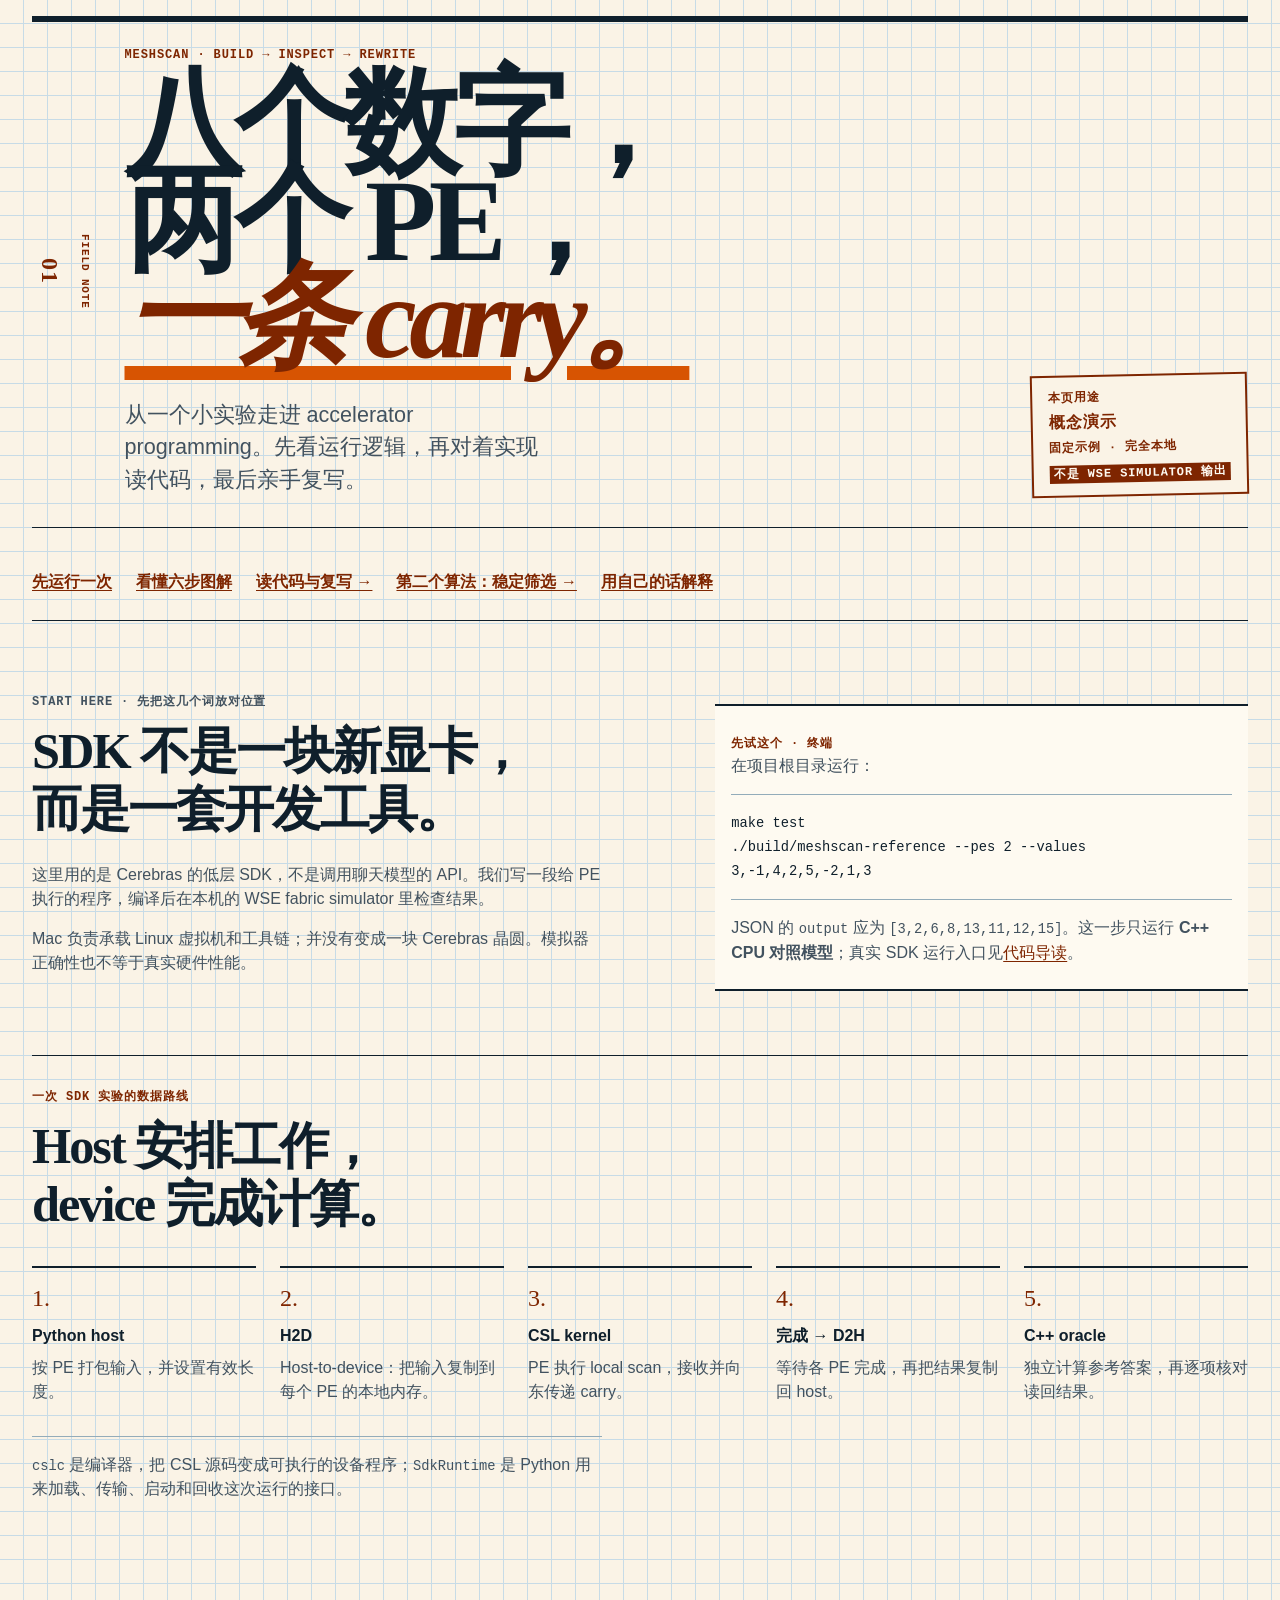
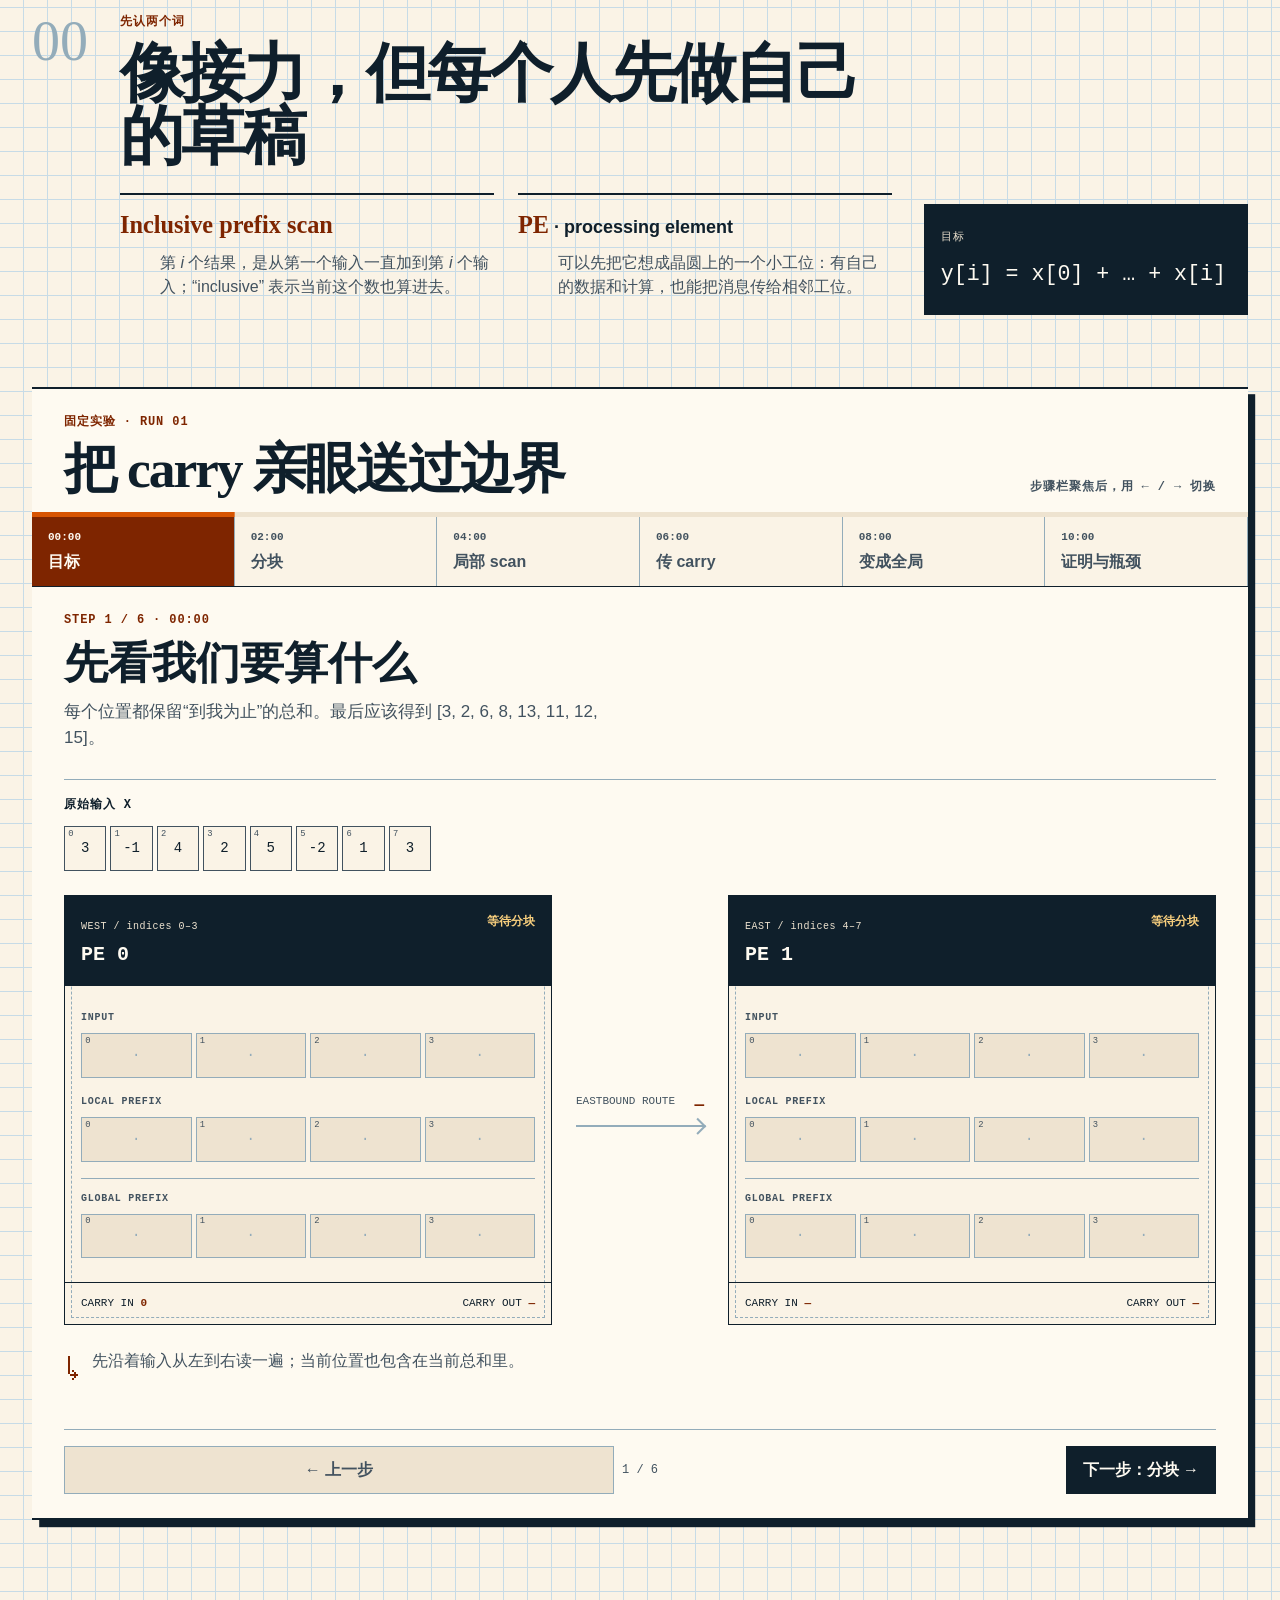
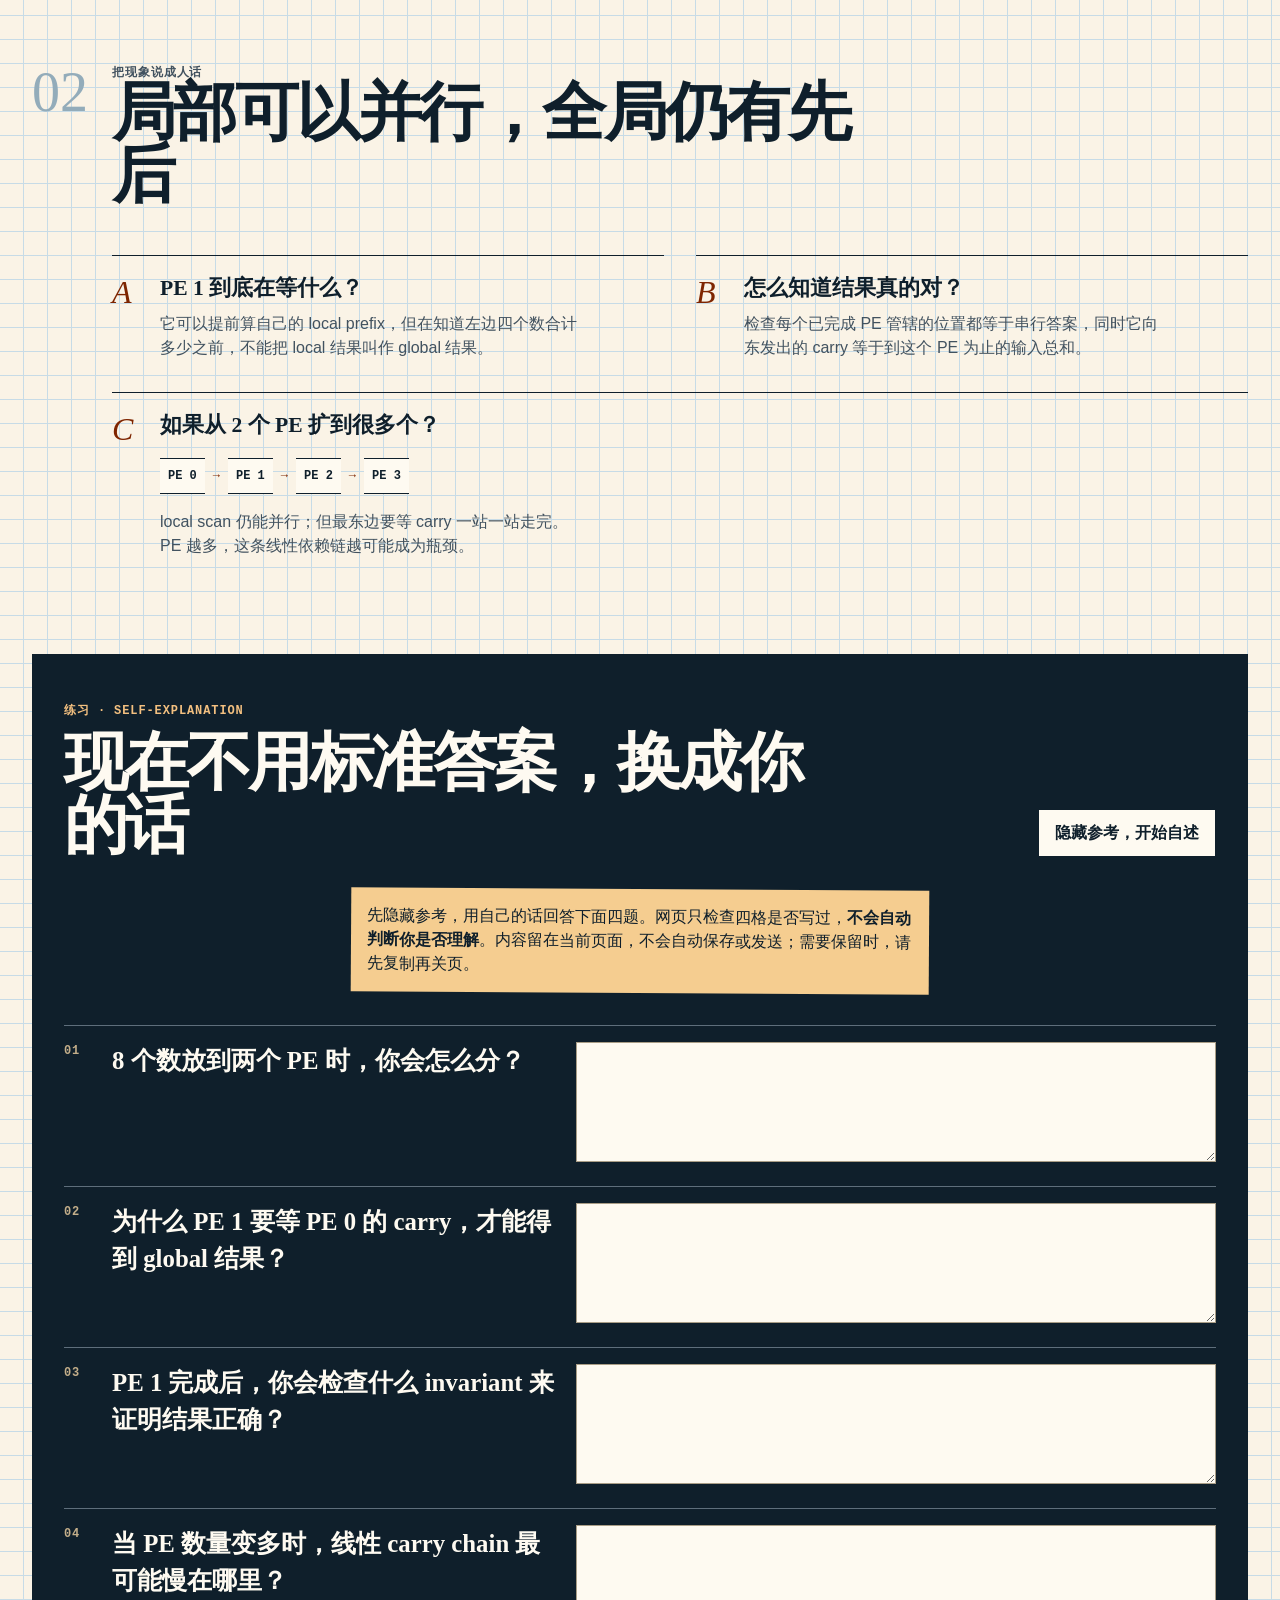
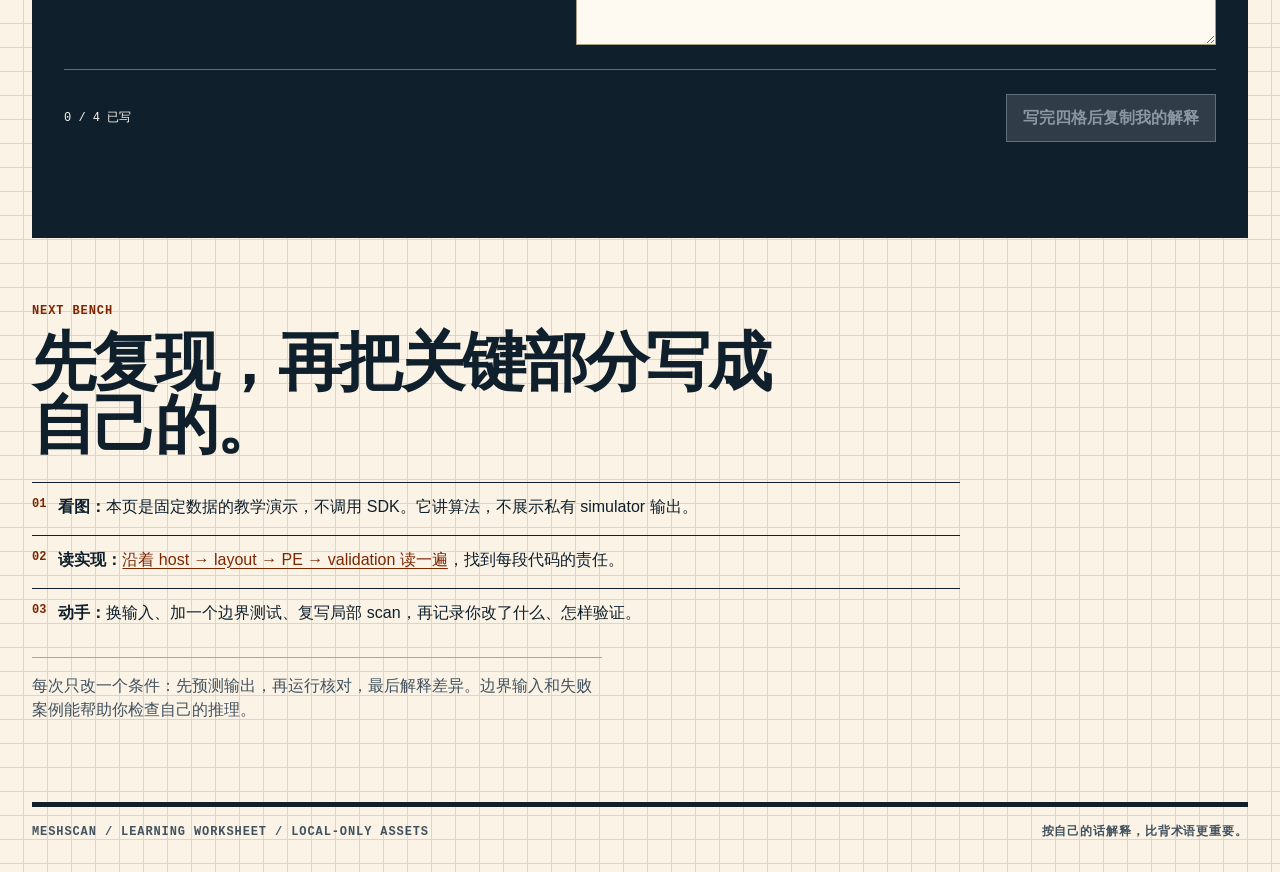
<file: tutorial/index.html>
<!doctype html>
<html lang="zh-CN">
  <head>
    <meta charset="utf-8">
    <meta name="viewport" content="width=device-width, initial-scale=1, viewport-fit=cover">
    <meta name="color-scheme" content="light">
    <meta
      name="description"
      content="从 SDK 是什么到 MeshScan 的 host/device 分工：先看八个数字如何传 carry，再运行、读代码和复写。"
    >
    <title>MeshScan 入门实验纸</title>
    <link rel="stylesheet" href="./styles.css">
    <script src="./app.js" defer></script>
  </head>
  <body>
    <a class="skip-link" href="#main-content">跳到教学实验</a>

    <header class="lab-header">
      <div class="lab-header__folio" aria-hidden="true">
        <span>FIELD NOTE</span>
        <strong>01</strong>
      </div>
      <div class="lab-header__copy">
        <p class="eyebrow">MeshScan · build → inspect → rewrite</p>
        <h1>八个数字，<br>两个 PE，<br><em>一条 carry。</em></h1>
        <p class="lede">
          从一个小实验走进 accelerator programming。先看运行逻辑，再对着实现读代码，最后亲手复写。
        </p>
      </div>
      <aside class="scope-stamp" aria-label="演示边界">
        <span>本页用途</span>
        <strong>概念演示</strong>
        <span>固定示例 · 完全本地</span>
        <b>不是 WSE simulator 输出</b>
      </aside>
    </header>

    <main id="main-content">
      <nav class="lesson-nav" aria-label="学习入口">
        <a href="#first-run">先运行一次</a>
        <a href="#primer-title">看懂六步图解</a>
        <a href="./read-code.html">读代码与复写 →</a>
        <a href="./compaction.html">第二个算法：稳定筛选 →</a>
        <a href="#self-explain">用自己的话解释</a>
      </nav>
      <div id="lesson-reference" class="lesson-reference">
        <section id="first-run" class="first-run" aria-labelledby="first-run-title">
          <div>
            <p class="section-label">START HERE · 先把这几个词放对位置</p>
            <h2 id="first-run-title">SDK 不是一块新显卡，<br>而是一套开发工具。</h2>
            <p>这里用的是 Cerebras 的低层 SDK，不是调用聊天模型的 API。我们写一段给 PE 执行的程序，编译后在本机的 WSE fabric simulator 里检查结果。</p>
            <p>Mac 负责承载 Linux 虚拟机和工具链；并没有变成一块 Cerebras 晶圆。模拟器正确性也不等于真实硬件性能。</p>
          </div>
          <div class="run-note">
            <span class="section-label">先试这个 · 终端</span>
            <p>在项目根目录运行：</p>
            <pre><code>make test
./build/meshscan-reference --pes 2 --values 3,-1,4,2,5,-2,1,3</code></pre>
            <p>JSON 的 <code>output</code> 应为 <code>[3,2,6,8,13,11,12,15]</code>。这一步只运行 <strong>C++ CPU 对照模型</strong>；真实 SDK 运行入口见<a href="./read-code.html#run-sdk">代码导读</a>。</p>
          </div>
        </section>

        <section class="system-map" aria-labelledby="system-map-title">
          <p class="section-label">一次 SDK 实验的数据路线</p>
          <h2 id="system-map-title">Host 安排工作，device 完成计算。</h2>
          <ol class="pipeline">
            <li><b>Python host</b><span>按 PE 打包输入，并设置有效长度。</span></li>
            <li><b>H2D</b><span>Host-to-device：把输入复制到每个 PE 的本地内存。</span></li>
            <li><b>CSL kernel</b><span>PE 执行 local scan，接收并向东传递 carry。</span></li>
            <li><b>完成 → D2H</b><span>等待各 PE 完成，再把结果复制回 host。</span></li>
            <li><b>C++ oracle</b><span>独立计算参考答案，再逐项核对读回结果。</span></li>
          </ol>
          <p class="map-footnote"><code>cslc</code> 是编译器，把 CSL 源码变成可执行的设备程序；<code>SdkRuntime</code> 是 Python 用来加载、传输、启动和回收这次运行的接口。</p>
        </section>

        <section class="primer" aria-labelledby="primer-title">
          <div class="section-mark" aria-hidden="true">00</div>
          <div class="primer__main">
            <p class="section-label">先认两个词</p>
            <h2 id="primer-title">像接力，但每个人先做自己的草稿</h2>
            <dl class="glossary">
              <div>
                <dt><dfn>Inclusive prefix scan</dfn></dt>
                <dd>
                  第 <i>i</i> 个结果，是从第一个输入一直加到第 <i>i</i> 个输入；“inclusive” 表示当前这个数也算进去。
                </dd>
              </div>
              <div>
                <dt><dfn>PE</dfn> · processing element</dt>
                <dd>
                  可以先把它想成晶圆上的一个小工位：有自己的数据和计算，也能把消息传给相邻工位。
                </dd>
              </div>
            </dl>
          </div>
          <p class="formula-note" aria-label="inclusive prefix scan 公式">
            <span>目标</span>
            y[i] = x[0] + … + x[i]
          </p>
        </section>

        <section id="workbench" class="workbench" aria-labelledby="workbench-title">
          <header class="workbench__header">
            <div>
              <p class="section-label">固定实验 · RUN 01</p>
              <h2 id="workbench-title">把 carry 亲眼送过边界</h2>
            </div>
            <p class="keyboard-hint">步骤栏聚焦后，用 ← / → 切换</p>
          </header>

          <div class="progress-rule" aria-hidden="true">
            <span id="progress-fill"></span>
          </div>

          <div
            id="step-tabs"
            class="step-tabs"
            role="tablist"
            aria-label="实验步骤"
          >
            <button id="step-tab-0" role="tab" aria-controls="stage-panel" aria-selected="true" tabindex="0" data-step="0" type="button">
              <span>00:00</span>目标
            </button>
            <button id="step-tab-1" role="tab" aria-controls="stage-panel" aria-selected="false" tabindex="-1" data-step="1" type="button">
              <span>02:00</span>分块
            </button>
            <button id="step-tab-2" role="tab" aria-controls="stage-panel" aria-selected="false" tabindex="-1" data-step="2" type="button">
              <span>04:00</span>局部 scan
            </button>
            <button id="step-tab-3" role="tab" aria-controls="stage-panel" aria-selected="false" tabindex="-1" data-step="3" type="button">
              <span>06:00</span>传 carry
            </button>
            <button id="step-tab-4" role="tab" aria-controls="stage-panel" aria-selected="false" tabindex="-1" data-step="4" type="button">
              <span>08:00</span>变成全局
            </button>
            <button id="step-tab-5" role="tab" aria-controls="stage-panel" aria-selected="false" tabindex="-1" data-step="5" type="button">
              <span>10:00</span>证明与瓶颈
            </button>
          </div>

          <div
            id="stage-panel"
            class="stage-panel"
            role="tabpanel"
            aria-labelledby="step-tab-0"
            tabindex="0"
          >
            <header class="stage-copy" aria-live="polite" aria-atomic="true">
              <p id="stage-kicker" class="stage-kicker">STEP 1 / 6 · 00:00</p>
              <h3 id="stage-title">先看我们要算什么</h3>
              <p id="stage-detail">
                每个位置都保留“到我为止”的总和。最后应该得到 [3, 2, 6, 8, 13, 11, 12, 15]。
              </p>
            </header>

            <div class="input-ledger">
              <span>原始输入 x</span>
              <div id="input-row" class="number-row" aria-label="原始输入"></div>
            </div>

            <div class="rig-shell">
              <div class="pe-rig" aria-label="两个逻辑 PE 的固定演示">
                <article id="pe-0" class="pe-unit" data-state="idle" aria-labelledby="pe-0-title">
                  <header>
                    <div>
                      <span>WEST / indices 0–3</span>
                      <h4 id="pe-0-title">PE 0</h4>
                    </div>
                    <output id="pe-0-status">等待分块</output>
                  </header>
                  <div class="pe-unit__body">
                    <div class="register-line">
                      <span>INPUT</span>
                      <div id="pe-0-input" class="number-row number-row--compact"></div>
                    </div>
                    <div class="register-line">
                      <span>LOCAL PREFIX</span>
                      <div id="pe-0-local" class="number-row number-row--compact"></div>
                    </div>
                    <div class="register-line register-line--global">
                      <span>GLOBAL PREFIX</span>
                      <div id="pe-0-global" class="number-row number-row--compact"></div>
                    </div>
                  </div>
                  <footer>
                    <span>CARRY IN <b id="pe-0-carry-in">0</b></span>
                    <span>CARRY OUT <b id="pe-0-carry-out">—</b></span>
                  </footer>
                </article>

                <div id="carry-route" class="carry-route" data-state="quiet" aria-label="PE 0 到 PE 1 的 eastbound carry">
                  <span id="carry-label">eastbound route</span>
                  <i aria-hidden="true"></i>
                  <strong id="carry-value">—</strong>
                </div>

                <article id="pe-1" class="pe-unit" data-state="idle" aria-labelledby="pe-1-title">
                  <header>
                    <div>
                      <span>EAST / indices 4–7</span>
                      <h4 id="pe-1-title">PE 1</h4>
                    </div>
                    <output id="pe-1-status">等待分块</output>
                  </header>
                  <div class="pe-unit__body">
                    <div class="register-line">
                      <span>INPUT</span>
                      <div id="pe-1-input" class="number-row number-row--compact"></div>
                    </div>
                    <div class="register-line">
                      <span>LOCAL PREFIX</span>
                      <div id="pe-1-local" class="number-row number-row--compact"></div>
                    </div>
                    <div class="register-line register-line--global">
                      <span>GLOBAL PREFIX</span>
                      <div id="pe-1-global" class="number-row number-row--compact"></div>
                    </div>
                  </div>
                  <footer>
                    <span>CARRY IN <b id="pe-1-carry-in">—</b></span>
                    <span>CARRY OUT <b id="pe-1-carry-out">—</b></span>
                  </footer>
                </article>
              </div>
            </div>

            <aside id="bench-note" class="bench-note">
              <span aria-hidden="true">↳</span>
              <p>先沿着输入从左到右读一遍；当前位置也包含在当前总和里。</p>
            </aside>

            <div id="proof-strip" class="proof-strip" hidden>
              <div>
                <span>FINAL PREFIX</span>
                <output id="final-row">[3, 2, 6, 8, 13, 11, 12, 15]</output>
              </div>
              <p>
                <strong>Invariant：</strong>PE 1 完成后，indices 0–7 都等于串行 inclusive scan；它的 outgoing carry
                <b>15</b> 也等于八个输入的总和。
              </p>
            </div>

            <nav class="stage-actions" aria-label="实验步骤控制">
              <button id="previous-step" class="button button--secondary" type="button" disabled>← 上一步</button>
              <span id="step-position">1 / 6</span>
              <button id="next-step" class="button button--primary" type="button">下一步：分块 →</button>
            </nav>
          </div>
        </section>

        <section class="margin-lessons" aria-labelledby="lesson-title">
          <div class="section-mark" aria-hidden="true">02</div>
          <div>
            <p class="section-label">把现象说成人话</p>
            <h2 id="lesson-title">局部可以并行，全局仍有先后</h2>
          </div>
          <div class="margin-lessons__notes">
            <article>
              <span class="pencil-number">A</span>
              <h3>PE 1 到底在等什么？</h3>
              <p>它可以提前算自己的 local prefix，但在知道左边四个数合计多少之前，不能把 local 结果叫作 global 结果。</p>
            </article>
            <article>
              <span class="pencil-number">B</span>
              <h3>怎么知道结果真的对？</h3>
              <p>检查每个已完成 PE 管辖的位置都等于串行答案，同时它向东发出的 carry 等于到这个 PE 为止的输入总和。</p>
            </article>
            <article class="chain-note">
              <span class="pencil-number">C</span>
              <h3>如果从 2 个 PE 扩到很多个？</h3>
              <div class="dependency-chain" aria-label="线性 carry 依赖链">
                <span>PE 0</span><i>→</i><span>PE 1</span><i>→</i><span>PE 2</span><i>→</i><span>PE 3</span>
              </div>
              <p>local scan 仍能并行；但最东边要等 carry 一站一站走完。PE 越多，这条线性依赖链越可能成为瓶颈。</p>
            </article>
          </div>
        </section>
      </div>

      <section id="self-explain" class="self-explain" aria-labelledby="self-explain-title">
        <header>
          <div>
            <p class="section-label">练习 · SELF-EXPLANATION</p>
            <h2 id="self-explain-title">现在不用标准答案，换成你的话</h2>
          </div>
          <button id="reference-toggle" class="reference-toggle" type="button" aria-pressed="false">
            隐藏参考，开始自述
          </button>
        </header>

        <p class="honesty-note">
          先隐藏参考，用自己的话回答下面四题。网页只检查四格是否写过，<strong>不会自动判断你是否理解</strong>。内容留在当前页面，不会自动保存或发送；需要保留时，请先复制再关页。
        </p>

        <form id="m0-form" novalidate>
          <div class="question-row">
            <span aria-hidden="true">01</span>
            <label for="answer-partition">8 个数放到两个 PE 时，你会怎么分？</label>
            <textarea id="answer-partition" name="partition" rows="3" autocomplete="off"></textarea>
          </div>
          <div class="question-row">
            <span aria-hidden="true">02</span>
            <label for="answer-carry">为什么 PE 1 要等 PE 0 的 carry，才能得到 global 结果？</label>
            <textarea id="answer-carry" name="carry" rows="3" autocomplete="off"></textarea>
          </div>
          <div class="question-row">
            <span aria-hidden="true">03</span>
            <label for="answer-invariant">PE 1 完成后，你会检查什么 invariant 来证明结果正确？</label>
            <textarea id="answer-invariant" name="invariant" rows="3" autocomplete="off"></textarea>
          </div>
          <div class="question-row">
            <span aria-hidden="true">04</span>
            <label for="answer-bottleneck">当 PE 数量变多时，线性 carry chain 最可能慢在哪里？</label>
            <textarea id="answer-bottleneck" name="bottleneck" rows="3" autocomplete="off"></textarea>
          </div>

          <div class="form-actions">
            <output id="answer-progress" aria-live="polite">0 / 4 已写</output>
            <button id="copy-answers" class="button button--primary" type="button" disabled>
              写完四格后复制我的解释
            </button>
          </div>
          <p id="copy-status" class="copy-status" role="status" aria-live="polite"></p>
        </form>
      </section>

      <section class="next-bench" aria-labelledby="next-title">
        <p class="section-label">NEXT BENCH</p>
        <h2 id="next-title">先复现，再把关键部分写成自己的。</h2>
        <ol>
          <li><div><b>看图：</b>本页是固定数据的教学演示，不调用 SDK。它讲算法，不展示私有 simulator 输出。</div></li>
          <li><div><b>读实现：</b><a href="./read-code.html">沿着 host → layout → PE → validation 读一遍</a>，找到每段代码的责任。</div></li>
          <li><div><b>动手：</b>换输入、加一个边界测试、复写局部 scan，再记录你改了什么、怎样验证。</div></li>
        </ol>
        <p class="evidence-note">每次只改一个条件：先预测输出，再运行核对，最后解释差异。边界输入和失败案例能帮助你检查自己的推理。</p>
      </section>
    </main>

    <footer class="page-footer">
      <p>MeshScan / learning worksheet / local-only assets</p>
      <p>按自己的话解释，比背术语更重要。</p>
    </footer>

    <noscript>
      <p class="noscript-note">这个实验需要浏览器启用 JavaScript，才能切换步骤和复制你的自述。</p>
    </noscript>
  </body>
</html>
</file>
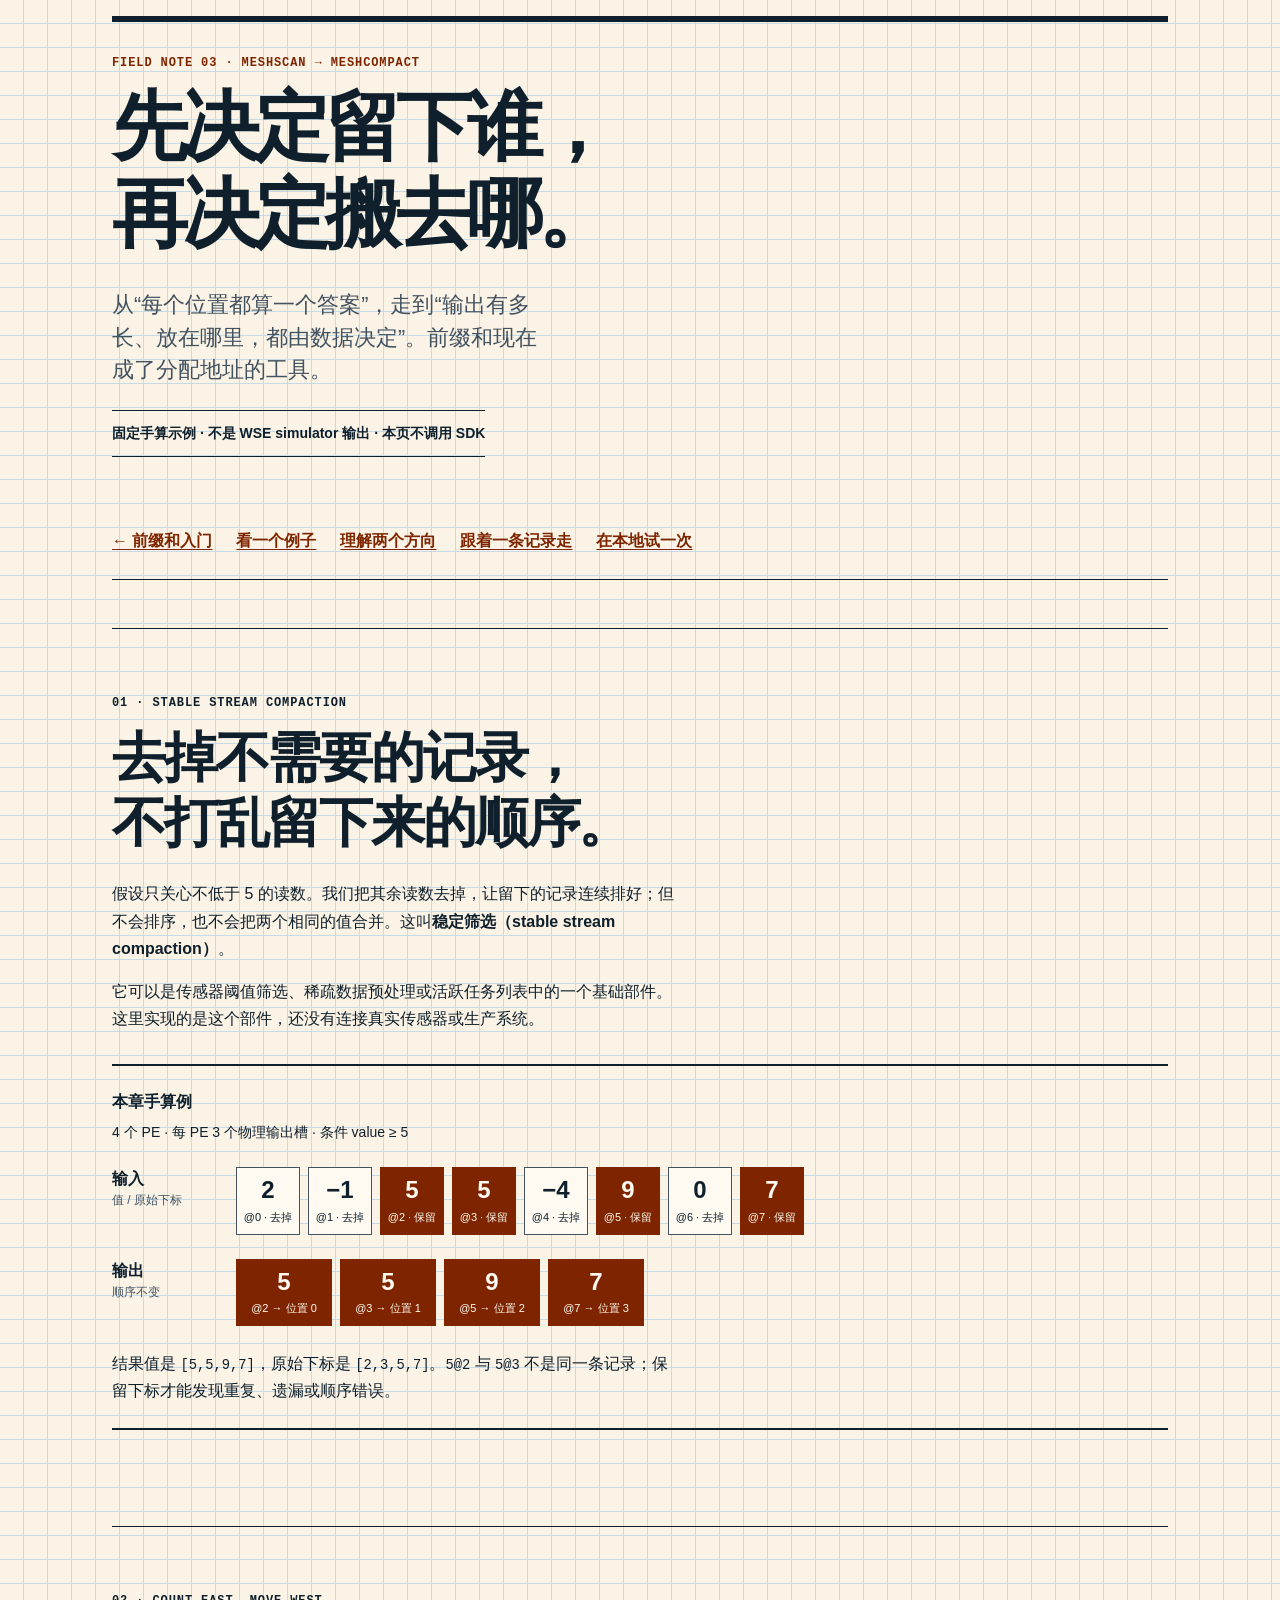
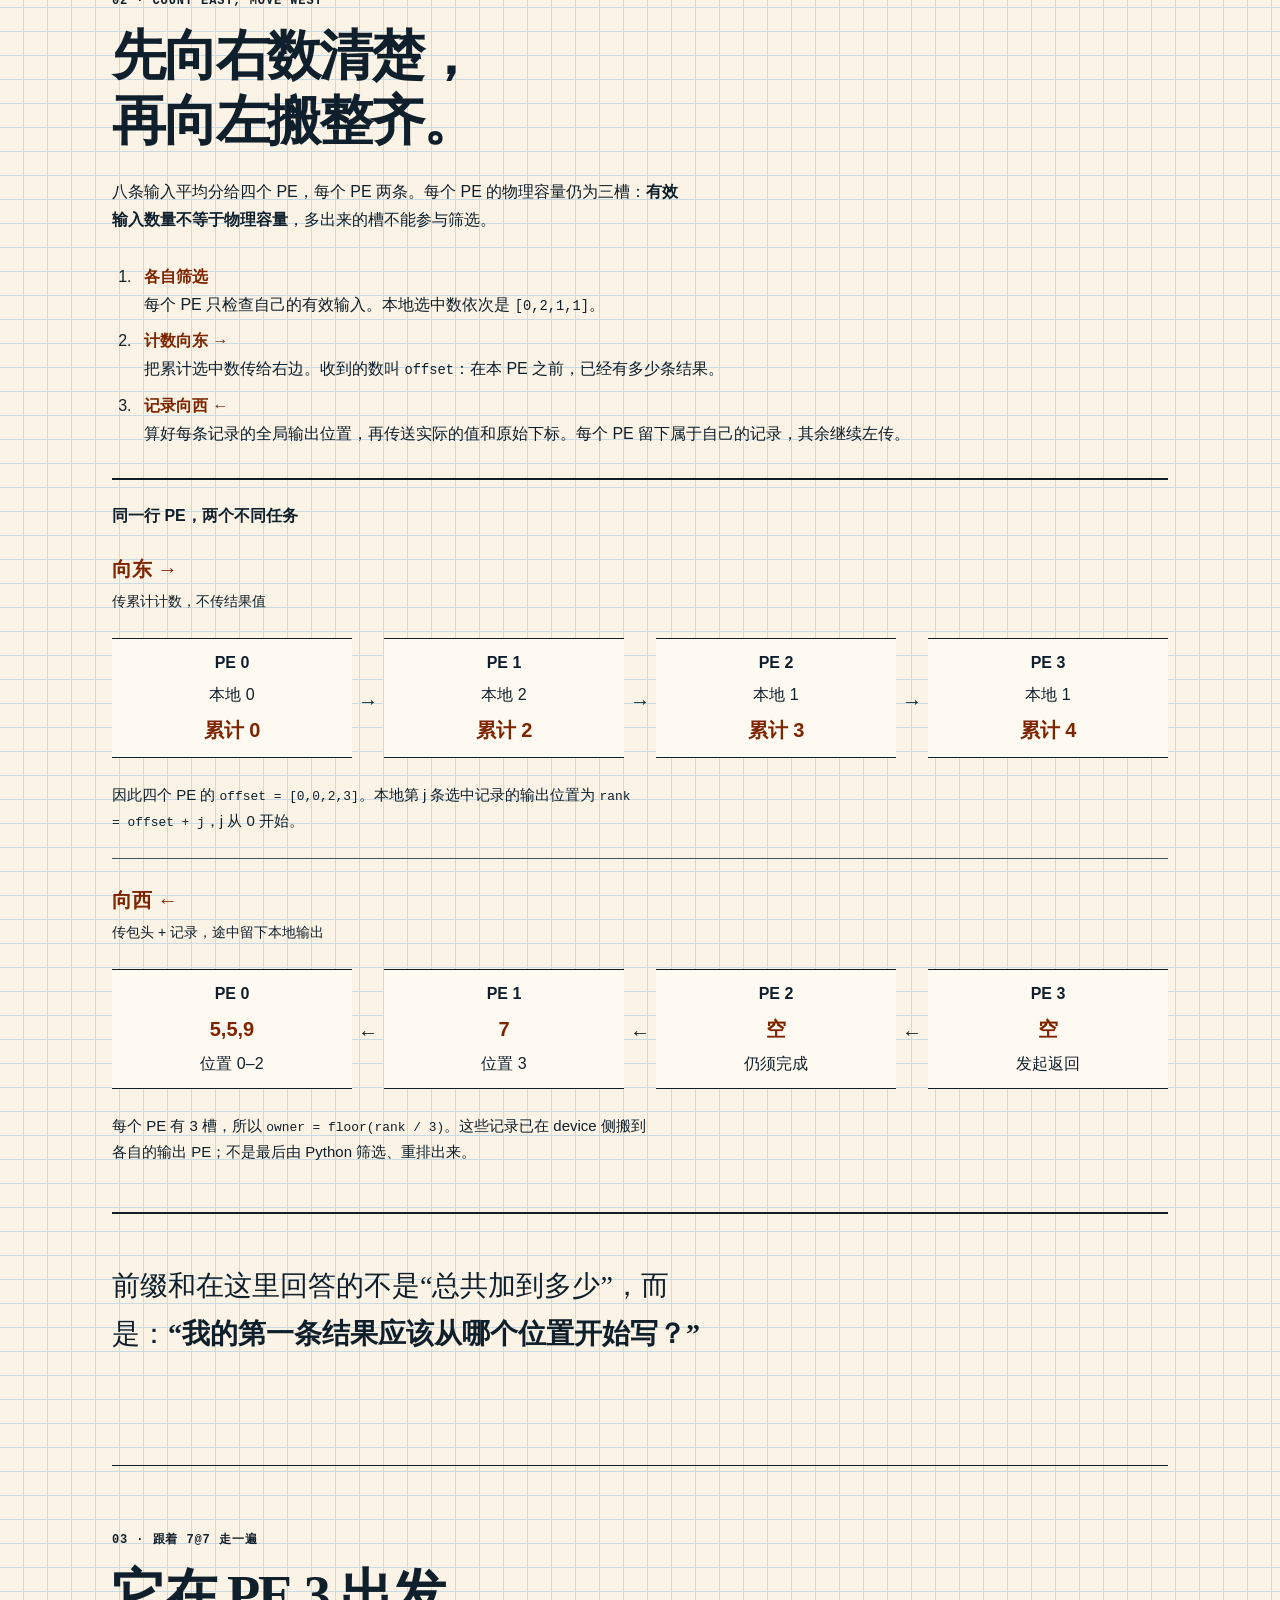
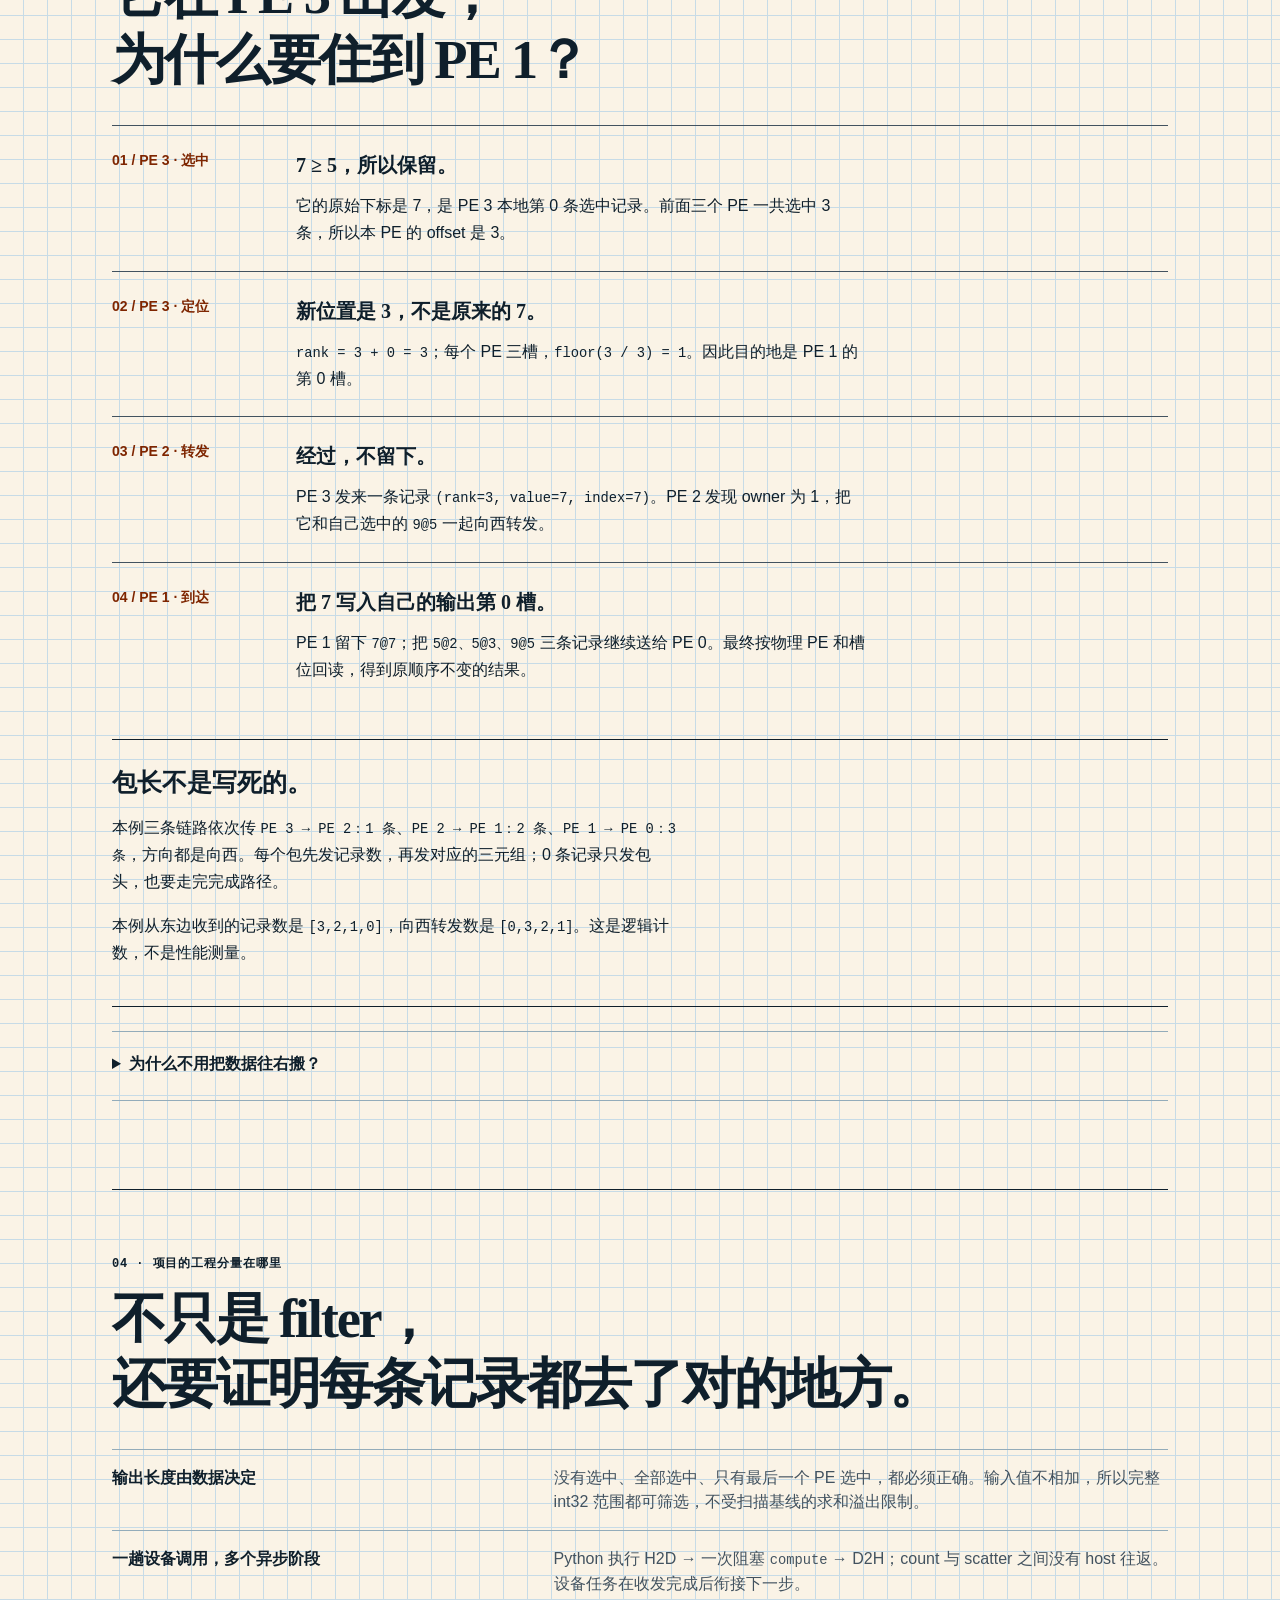
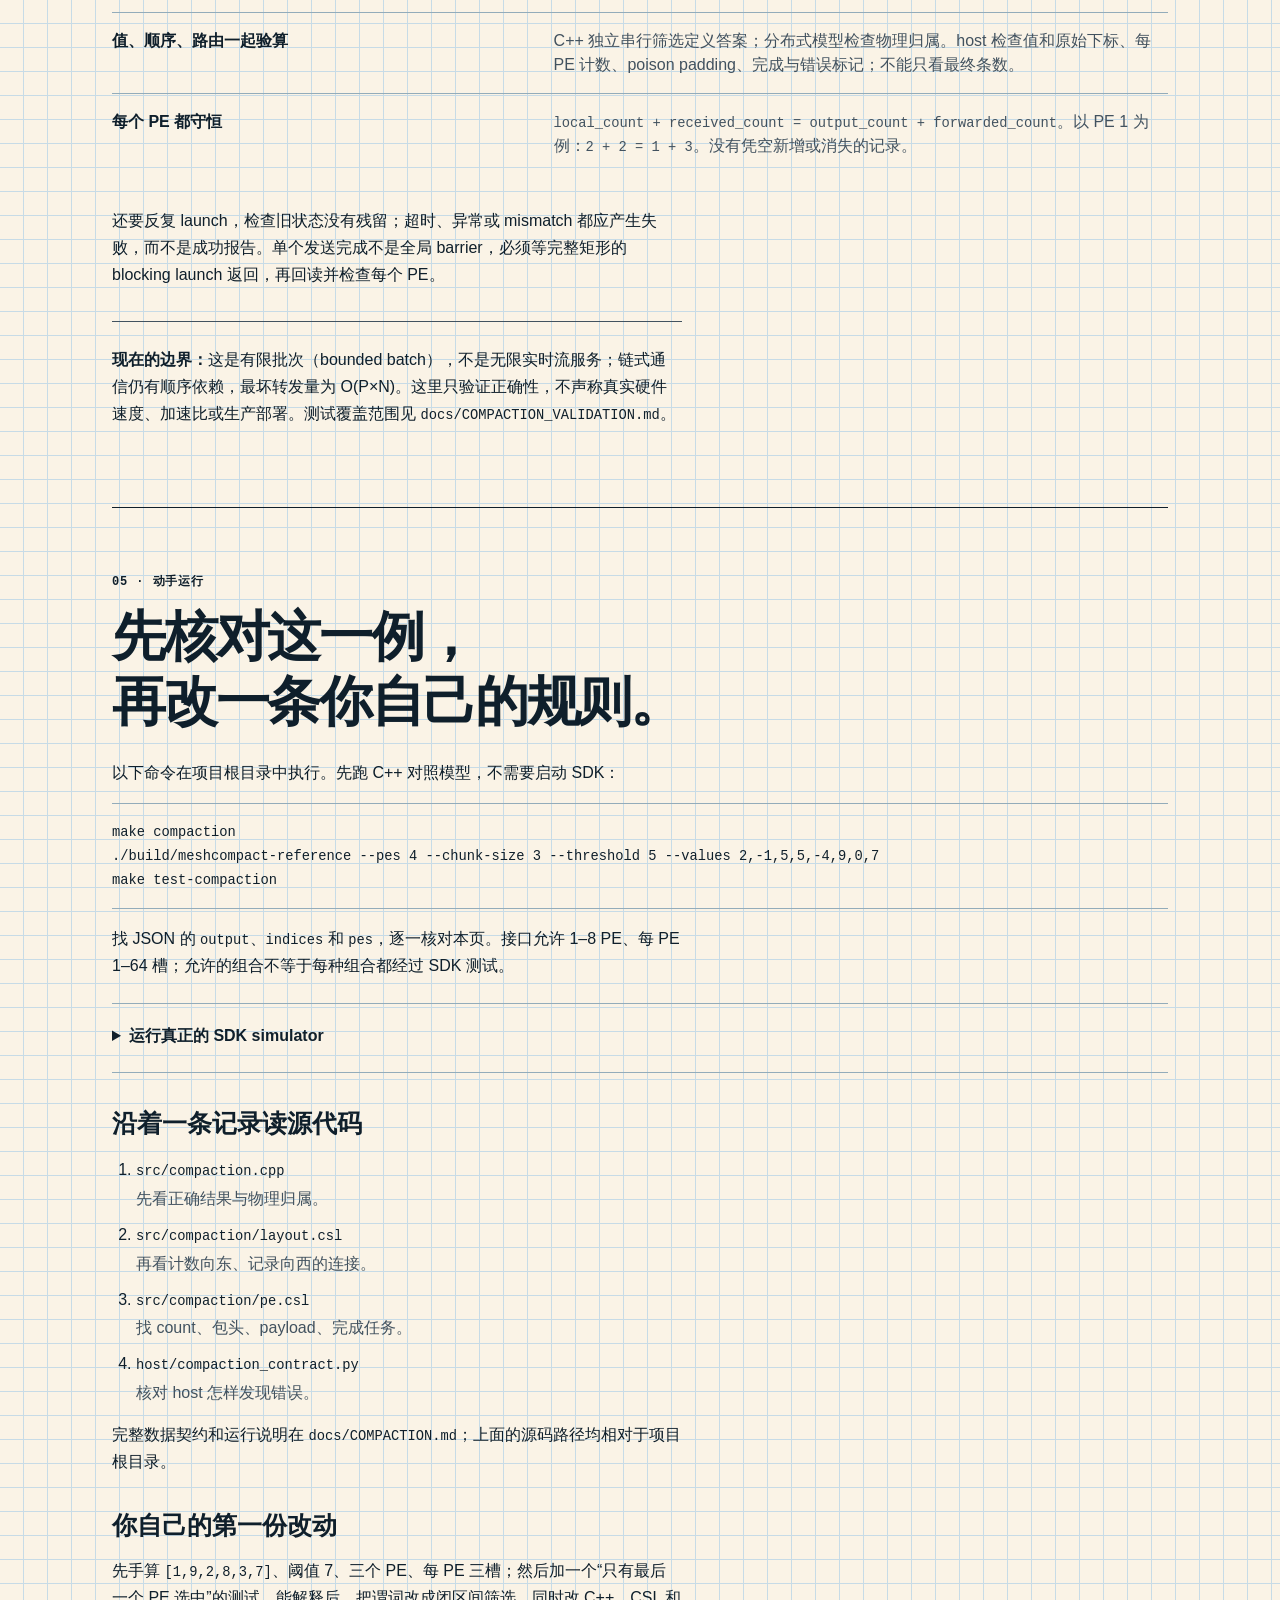
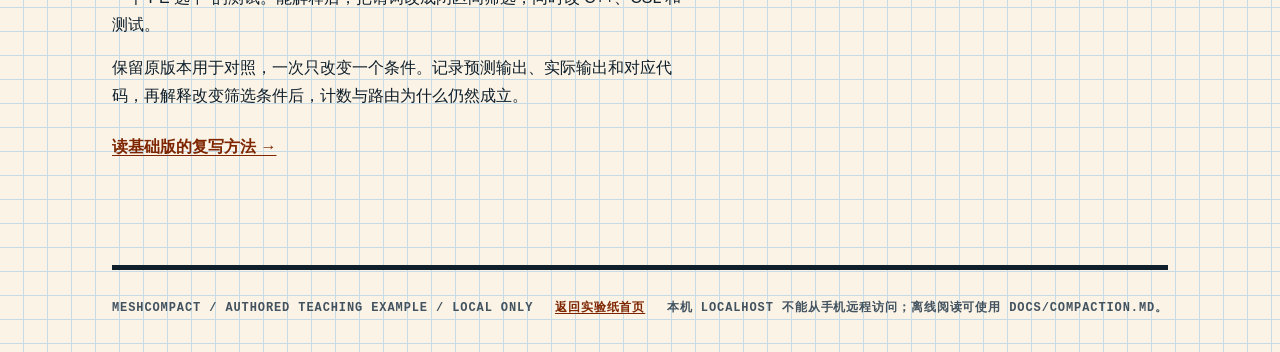
<file: tutorial/compaction.html>
<!doctype html>
<html lang="zh-CN">
  <head>
    <meta charset="utf-8">
    <meta name="viewport" content="width=device-width, initial-scale=1, viewport-fit=cover">
    <meta name="color-scheme" content="light">
    <meta name="description" content="MeshCompact 中文教学：用一个四 PE 例子理解稳定筛选、计数前缀与跨 PE 记录搬运。静态图解，无需 JavaScript。">
    <title>先筛选，再搬运 — MeshCompact 实验笔记</title>
    <link rel="stylesheet" href="./styles.css">
    <link rel="stylesheet" href="./compaction.css">
  </head>
  <body class="compact-page">
    <a class="skip-link" href="#main-content">跳到稳定筛选讲解</a>
    <header class="guide-header">
      <p class="eyebrow">FIELD NOTE 03 · MeshScan → MeshCompact</p>
      <h1>先决定留下谁，<br>再决定搬去哪。</h1>
      <p class="lede">从“每个位置都算一个答案”，走到“输出有多长、放在哪里，都由数据决定”。前缀和现在成了分配地址的工具。</p>
      <p class="compact-scope">固定手算示例 · 不是 WSE simulator 输出 · 本页不调用 SDK</p>
    </header>

    <main id="main-content" class="guide-main">
      <nav class="lesson-nav" aria-label="本章入口">
        <a href="./index.html">← 前缀和入门</a>
        <a href="#problem">看一个例子</a>
        <a href="#two-directions">理解两个方向</a>
        <a href="#record-journey">跟着一条记录走</a>
        <a href="#try-it">在本地试一次</a>
      </nav>

      <section id="problem" class="guide-section" aria-labelledby="problem-title">
        <p class="section-label">01 · Stable stream compaction</p>
        <h2 id="problem-title">去掉不需要的记录，<br>不打乱留下来的顺序。</h2>
        <p>假设只关心不低于 5 的读数。我们把其余读数去掉，让留下的记录连续排好；但不会排序，也不会把两个相同的值合并。这叫<strong>稳定筛选（stable stream compaction）</strong>。</p>
        <p>它可以是传感器阈值筛选、稀疏数据预处理或活跃任务列表中的一个基础部件。这里实现的是这个部件，还没有连接真实传感器或生产系统。</p>

        <figure class="compact-example" id="worked-example" data-width="4" data-chunk-size="3" data-threshold="5" data-input="2,-1,5,5,-4,9,0,7" data-output="5,5,9,7" data-indices="2,3,5,7">
          <figcaption><b>本章手算例</b><span>4 个 PE · 每 PE 3 个物理输出槽 · 条件 value ≥ 5</span></figcaption>
          <div class="record-line">
            <b>输入 <small>值 / 原始下标</small></b>
            <ol class="record-strip" aria-label="八条输入记录">
              <li data-index="0" data-value="2" data-kept="false"><b>2</b><span>@0 · 去掉</span></li>
              <li data-index="1" data-value="-1" data-kept="false"><b>−1</b><span>@1 · 去掉</span></li>
              <li data-index="2" data-value="5" data-kept="true"><b>5</b><span>@2 · 保留</span></li>
              <li data-index="3" data-value="5" data-kept="true"><b>5</b><span>@3 · 保留</span></li>
              <li data-index="4" data-value="-4" data-kept="false"><b>−4</b><span>@4 · 去掉</span></li>
              <li data-index="5" data-value="9" data-kept="true"><b>9</b><span>@5 · 保留</span></li>
              <li data-index="6" data-value="0" data-kept="false"><b>0</b><span>@6 · 去掉</span></li>
              <li data-index="7" data-value="7" data-kept="true"><b>7</b><span>@7 · 保留</span></li>
            </ol>
          </div>
          <div class="record-line record-line--result">
            <b>输出 <small>顺序不变</small></b>
            <ol class="record-strip" aria-label="四条稳定筛选结果">
              <li data-rank="0" data-source-index="2" data-output-value="5"><b>5</b><span>@2 → 位置 0</span></li>
              <li data-rank="1" data-source-index="3" data-output-value="5"><b>5</b><span>@3 → 位置 1</span></li>
              <li data-rank="2" data-source-index="5" data-output-value="9"><b>9</b><span>@5 → 位置 2</span></li>
              <li data-rank="3" data-source-index="7" data-output-value="7"><b>7</b><span>@7 → 位置 3</span></li>
            </ol>
          </div>
          <p>结果值是 <code>[5,5,9,7]</code>，原始下标是 <code>[2,3,5,7]</code>。<code>5@2</code> 与 <code>5@3</code> 不是同一条记录；保留下标才能发现重复、遗漏或顺序错误。</p>
        </figure>
      </section>

      <section id="two-directions" class="guide-section" aria-labelledby="directions-title">
        <p class="section-label">02 · Count east, move west</p>
        <h2 id="directions-title">先向右数清楚，<br>再向左搬整齐。</h2>
        <p>八条输入平均分给四个 PE，每个 PE 两条。每个 PE 的物理容量仍为三槽：<strong>有效输入数量不等于物理容量</strong>，多出来的槽不能参与筛选。</p>
        <ol class="phase-list">
          <li><b>各自筛选</b><span>每个 PE 只检查自己的有效输入。本地选中数依次是 <code>[0,2,1,1]</code>。</span></li>
          <li><b>计数向东 →</b><span>把累计选中数传给右边。收到的数叫 <code>offset</code>：在本 PE 之前，已经有多少条结果。</span></li>
          <li><b>记录向西 ←</b><span>算好每条记录的全局输出位置，再传送实际的值和原始下标。每个 PE 留下属于自己的记录，其余继续左传。</span></li>
        </ol>

        <figure class="direction-sheet" aria-labelledby="direction-caption">
          <figcaption id="direction-caption">同一行 PE，两个不同任务</figcaption>
          <div class="direction-lane direction-lane--east">
            <p><b>向东 →</b><span>传累计计数，不传结果值</span></p>
            <ol class="pe-line" aria-label="向东的累计选中数">
              <li data-count-pe="0" data-local-count="0" data-offset="0" data-prefix-count="0"><b>PE 0</b><span>本地 0</span><strong>累计 0</strong></li>
              <li data-count-pe="1" data-local-count="2" data-offset="0" data-prefix-count="2"><b>PE 1</b><span>本地 2</span><strong>累计 2</strong></li>
              <li data-count-pe="2" data-local-count="1" data-offset="2" data-prefix-count="3"><b>PE 2</b><span>本地 1</span><strong>累计 3</strong></li>
              <li data-count-pe="3" data-local-count="1" data-offset="3" data-prefix-count="4"><b>PE 3</b><span>本地 1</span><strong>累计 4</strong></li>
            </ol>
            <p class="lane-note">因此四个 PE 的 <code>offset = [0,0,2,3]</code>。本地第 j 条选中记录的输出位置为 <code>rank = offset + j</code>，j 从 0 开始。</p>
          </div>
          <div class="direction-lane direction-lane--west">
            <p><b>向西 ←</b><span>传包头 + 记录，途中留下本地输出</span></p>
            <ol class="pe-line" aria-label="最终每个 PE 持有的连续输出">
              <li data-output-pe="0" data-output-values="5,5,9" data-output-indices="2,3,5" data-received="3" data-forwarded="0"><b>PE 0</b><strong>5,5,9</strong><span>位置 0–2</span></li>
              <li data-output-pe="1" data-output-values="7" data-output-indices="7" data-received="2" data-forwarded="3"><b>PE 1</b><strong>7</strong><span>位置 3</span></li>
              <li data-output-pe="2" data-output-values="" data-output-indices="" data-received="1" data-forwarded="2"><b>PE 2</b><strong>空</strong><span>仍须完成</span></li>
              <li data-output-pe="3" data-output-values="" data-output-indices="" data-received="0" data-forwarded="1"><b>PE 3</b><strong>空</strong><span>发起返回</span></li>
            </ol>
            <p class="lane-note">每个 PE 有 3 槽，所以 <code>owner = floor(rank / 3)</code>。这些记录已在 device 侧搬到各自的输出 PE；不是最后由 Python 筛选、重排出来。</p>
          </div>
        </figure>
        <p class="compact-takeaway">前缀和在这里回答的不是“总共加到多少”，而是：<strong>“我的第一条结果应该从哪个位置开始写？”</strong></p>
      </section>

      <section id="record-journey" class="guide-section" aria-labelledby="journey-title">
        <p class="section-label">03 · 跟着 7@7 走一遍</p>
        <h2 id="journey-title">它在 PE 3 出发，<br>为什么要住到 PE 1？</h2>
        <ol class="record-journey">
          <li><span class="journey-place">PE 3 · 选中</span><div><h3>7 ≥ 5，所以保留。</h3><p>它的原始下标是 7，是 PE 3 本地第 0 条选中记录。前面三个 PE 一共选中 3 条，所以本 PE 的 offset 是 3。</p></div></li>
          <li><span class="journey-place">PE 3 · 定位</span><div><h3>新位置是 3，不是原来的 7。</h3><p><code>rank = 3 + 0 = 3</code>；每个 PE 三槽，<code>floor(3 / 3) = 1</code>。因此目的地是 PE 1 的第 0 槽。</p></div></li>
          <li><span class="journey-place">PE 2 · 转发</span><div><h3>经过，不留下。</h3><p>PE 3 发来一条记录 <code>(rank=3, value=7, index=7)</code>。PE 2 发现 owner 为 1，把它和自己选中的 <code>9@5</code> 一起向西转发。</p></div></li>
          <li><span class="journey-place">PE 1 · 到达</span><div><h3>把 7 写入自己的输出第 0 槽。</h3><p>PE 1 留下 <code>7@7</code>；把 <code>5@2、5@3、9@5</code> 三条记录继续送给 PE 0。最终按物理 PE 和槽位回读，得到原顺序不变的结果。</p></div></li>
        </ol>
        <div class="packet-note">
          <h3>包长不是写死的。</h3>
          <p>本例三条链路依次传 <code>PE 3 → PE 2：1 条</code>、<code>PE 2 → PE 1：2 条</code>、<code>PE 1 → PE 0：3 条</code>，方向都是向西。每个包先发记录数，再发对应的三元组；0 条记录只发包头，也要走完完成路径。</p>
          <p>本例从东边收到的记录数是 <code>[3,2,1,0]</code>，向西转发数是 <code>[0,3,2,1]</code>。这是逻辑计数，不是性能测量。</p>
        </div>
        <details class="question-details">
          <summary>为什么不用把数据往右搬？</summary>
          <p>筛选只删除记录，所以新位置 rank 不会大于原始下标。平衡连续输入分块中，第 p 个 PE 的下标小于 <code>(p+1) × C</code>，因此 <code>floor(rank / C) ≤ p</code>：记录只能原地留下或向左走。</p>
          <p>这个性质依赖当前布局与稳定筛选。换成排序、扩张或哈希分区后，不能照搬这套单向返回协议。</p>
        </details>
      </section>

      <section class="guide-section" aria-labelledby="engineering-title">
        <p class="section-label">04 · 项目的工程分量在哪里</p>
        <h2 id="engineering-title">不只是 filter，<br>还要证明每条记录都去了对的地方。</h2>
        <dl class="file-index">
          <div><dt>输出长度由数据决定</dt><dd>没有选中、全部选中、只有最后一个 PE 选中，都必须正确。输入值不相加，所以完整 int32 范围都可筛选，不受扫描基线的求和溢出限制。</dd></div>
          <div><dt>一趟设备调用，多个异步阶段</dt><dd>Python 执行 H2D → 一次阻塞 <code>compute</code> → D2H；count 与 scatter 之间没有 host 往返。设备任务在收发完成后衔接下一步。</dd></div>
          <div><dt>值、顺序、路由一起验算</dt><dd>C++ 独立串行筛选定义答案；分布式模型检查物理归属。host 检查值和原始下标、每 PE 计数、poison padding、完成与错误标记；不能只看最终条数。</dd></div>
          <div><dt>每个 PE 都守恒</dt><dd><code>local_count + received_count = output_count + forwarded_count</code>。以 PE 1 为例：<code>2 + 2 = 1 + 3</code>。没有凭空新增或消失的记录。</dd></div>
        </dl>
        <p>还要反复 launch，检查旧状态没有残留；超时、异常或 mismatch 都应产生失败，而不是成功报告。单个发送完成不是全局 barrier，必须等完整矩形的 blocking launch 返回，再回读并检查每个 PE。</p>
        <p class="compact-limits"><b>现在的边界：</b>这是有限批次（bounded batch），不是无限实时流服务；链式通信仍有顺序依赖，最坏转发量为 O(P×N)。这里只验证正确性，不声称真实硬件速度、加速比或生产部署。测试覆盖范围见 <code>docs/COMPACTION_VALIDATION.md</code>。</p>
      </section>

      <section id="try-it" class="guide-section" aria-labelledby="try-title">
        <p class="section-label">05 · 动手运行</p>
        <h2 id="try-title">先核对这一例，<br>再改一条你自己的规则。</h2>
        <p>以下命令在项目根目录中执行。先跑 C++ 对照模型，不需要启动 SDK：</p>
        <pre><code>make compaction
./build/meshcompact-reference --pes 4 --chunk-size 3 --threshold 5 --values 2,-1,5,5,-4,9,0,7
make test-compaction</code></pre>
        <p>找 JSON 的 <code>output</code>、<code>indices</code> 和 <code>pes</code>，逐一核对本页。接口允许 1–8 PE、每 PE 1–64 槽；允许的组合不等于每种组合都经过 SDK 测试。</p>
        <details class="question-details">
          <summary>运行真正的 SDK simulator</summary>
          <p>以下命令要求 Mac 上已配置 SDK 2.10.1 和名为 <code>cs_sdk</code> 的 Lima VM，并至少预留 4 GiB 磁盘空间。其他 VM 名或 SDK 路径可通过 <code>python3 tools/run_compaction.py --help</code> 查看配置选项：</p>
          <pre><code>limactl start cs_sdk
make simulator-compaction
limactl stop cs_sdk</code></pre>
          <p>保留私有 run 目录；以实际退出状态和验证报告为准。SDK、生成物、原始运行记录不放进公开网页。<code>--prepare-only</code> 只准备输入，不代表 simulator 通过。</p>
        </details>
        <h3>沿着一条记录读源代码</h3>
        <ol class="source-reading">
          <li><code>src/compaction.cpp</code><span>先看正确结果与物理归属。</span></li>
          <li><code>src/compaction/layout.csl</code><span>再看计数向东、记录向西的连接。</span></li>
          <li><code>src/compaction/pe.csl</code><span>找 count、包头、payload、完成任务。</span></li>
          <li><code>host/compaction_contract.py</code><span>核对 host 怎样发现错误。</span></li>
        </ol>
        <p>完整数据契约和运行说明在 <code>docs/COMPACTION.md</code>；上面的源码路径均相对于项目根目录。</p>
        <h3>你自己的第一份改动</h3>
        <p>先手算 <code>[1,9,2,8,3,7]</code>、阈值 7、三个 PE、每 PE 三槽；然后加一个“只有最后一个 PE 选中”的测试。能解释后，把谓词改成闭区间筛选，同时改 C++、CSL 和测试。</p>
        <p>保留原版本用于对照，一次只改变一个条件。记录预测输出、实际输出和对应代码，再解释改变筛选条件后，计数与路由为什么仍然成立。</p>
        <a class="compact-next" href="./read-code.html#rewrite">读基础版的复写方法 →</a>
      </section>
    </main>
    <footer class="page-footer">
      <p>MeshCompact / authored teaching example / local only</p>
      <a href="./index.html">返回实验纸首页</a>
      <p>本机 localhost 不能从手机远程访问；离线阅读可使用 docs/COMPACTION.md。</p>
    </footer>
  </body>
</html>
</file>
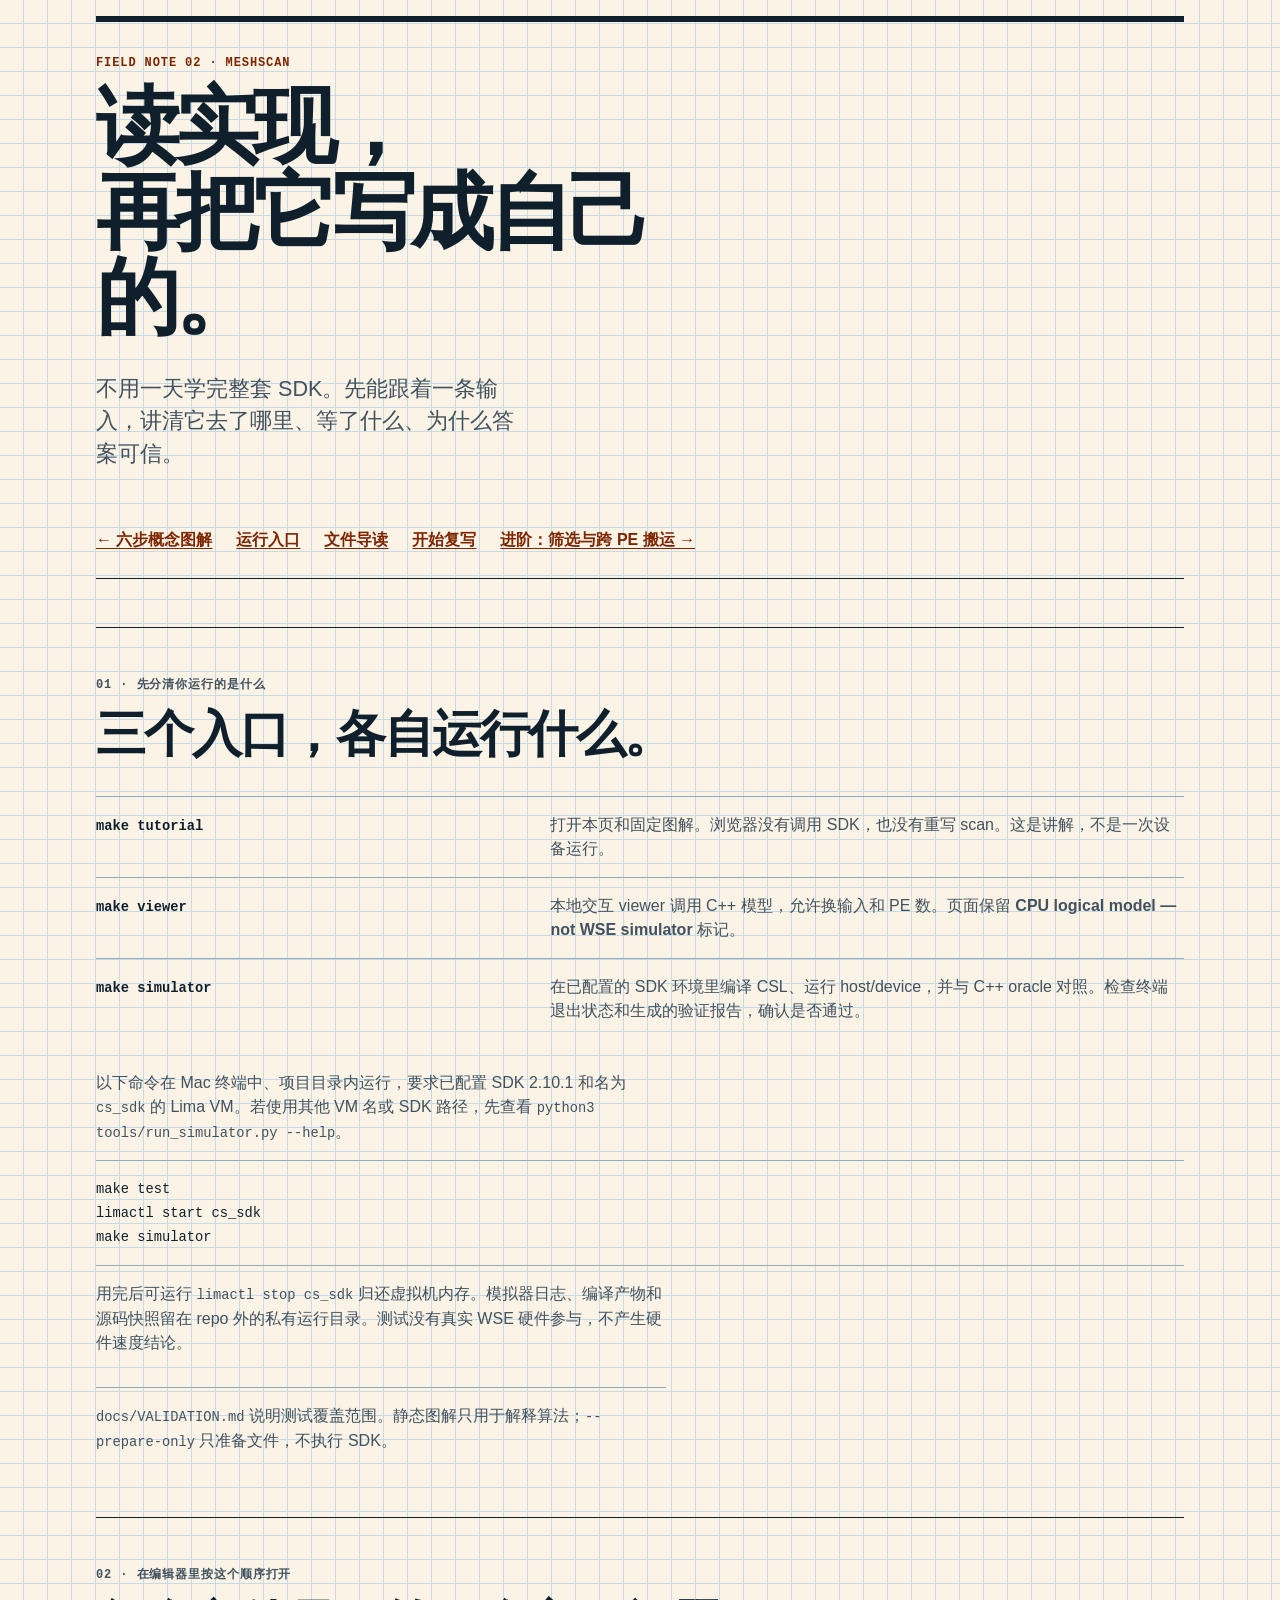
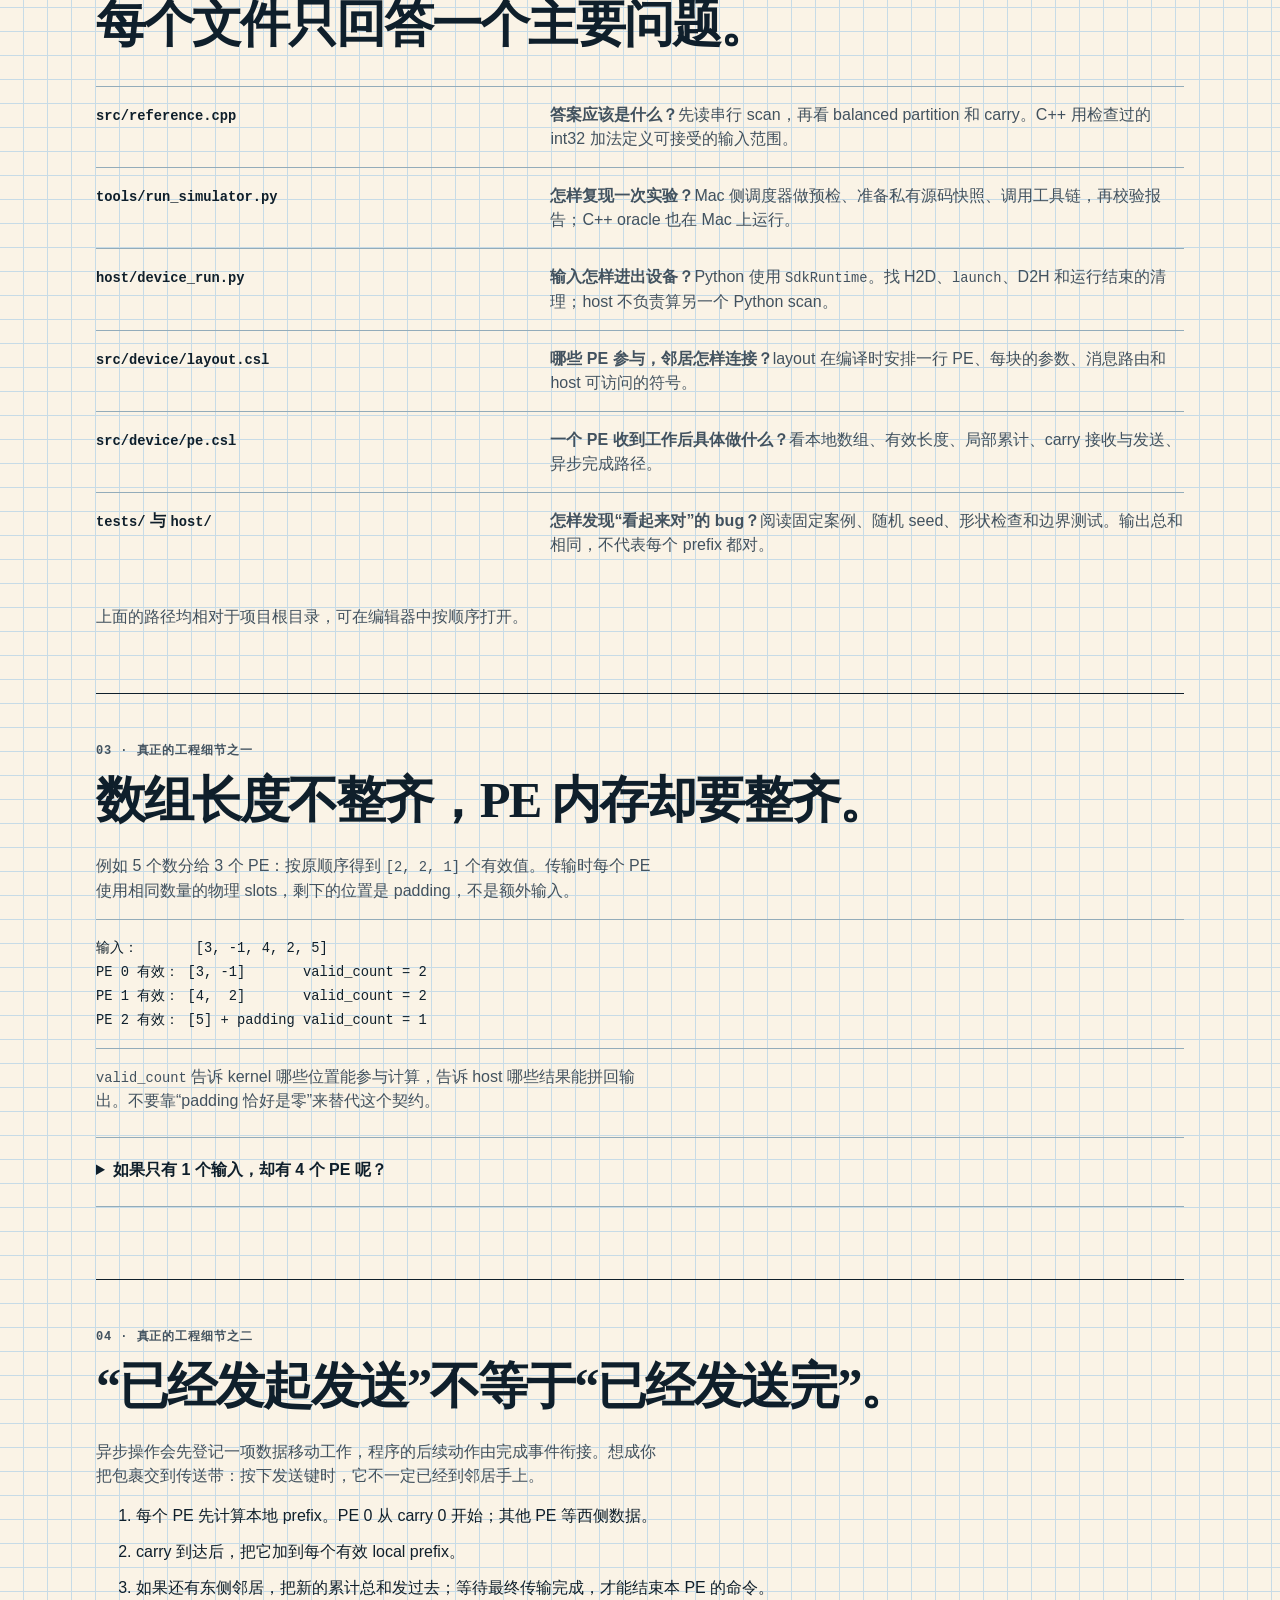
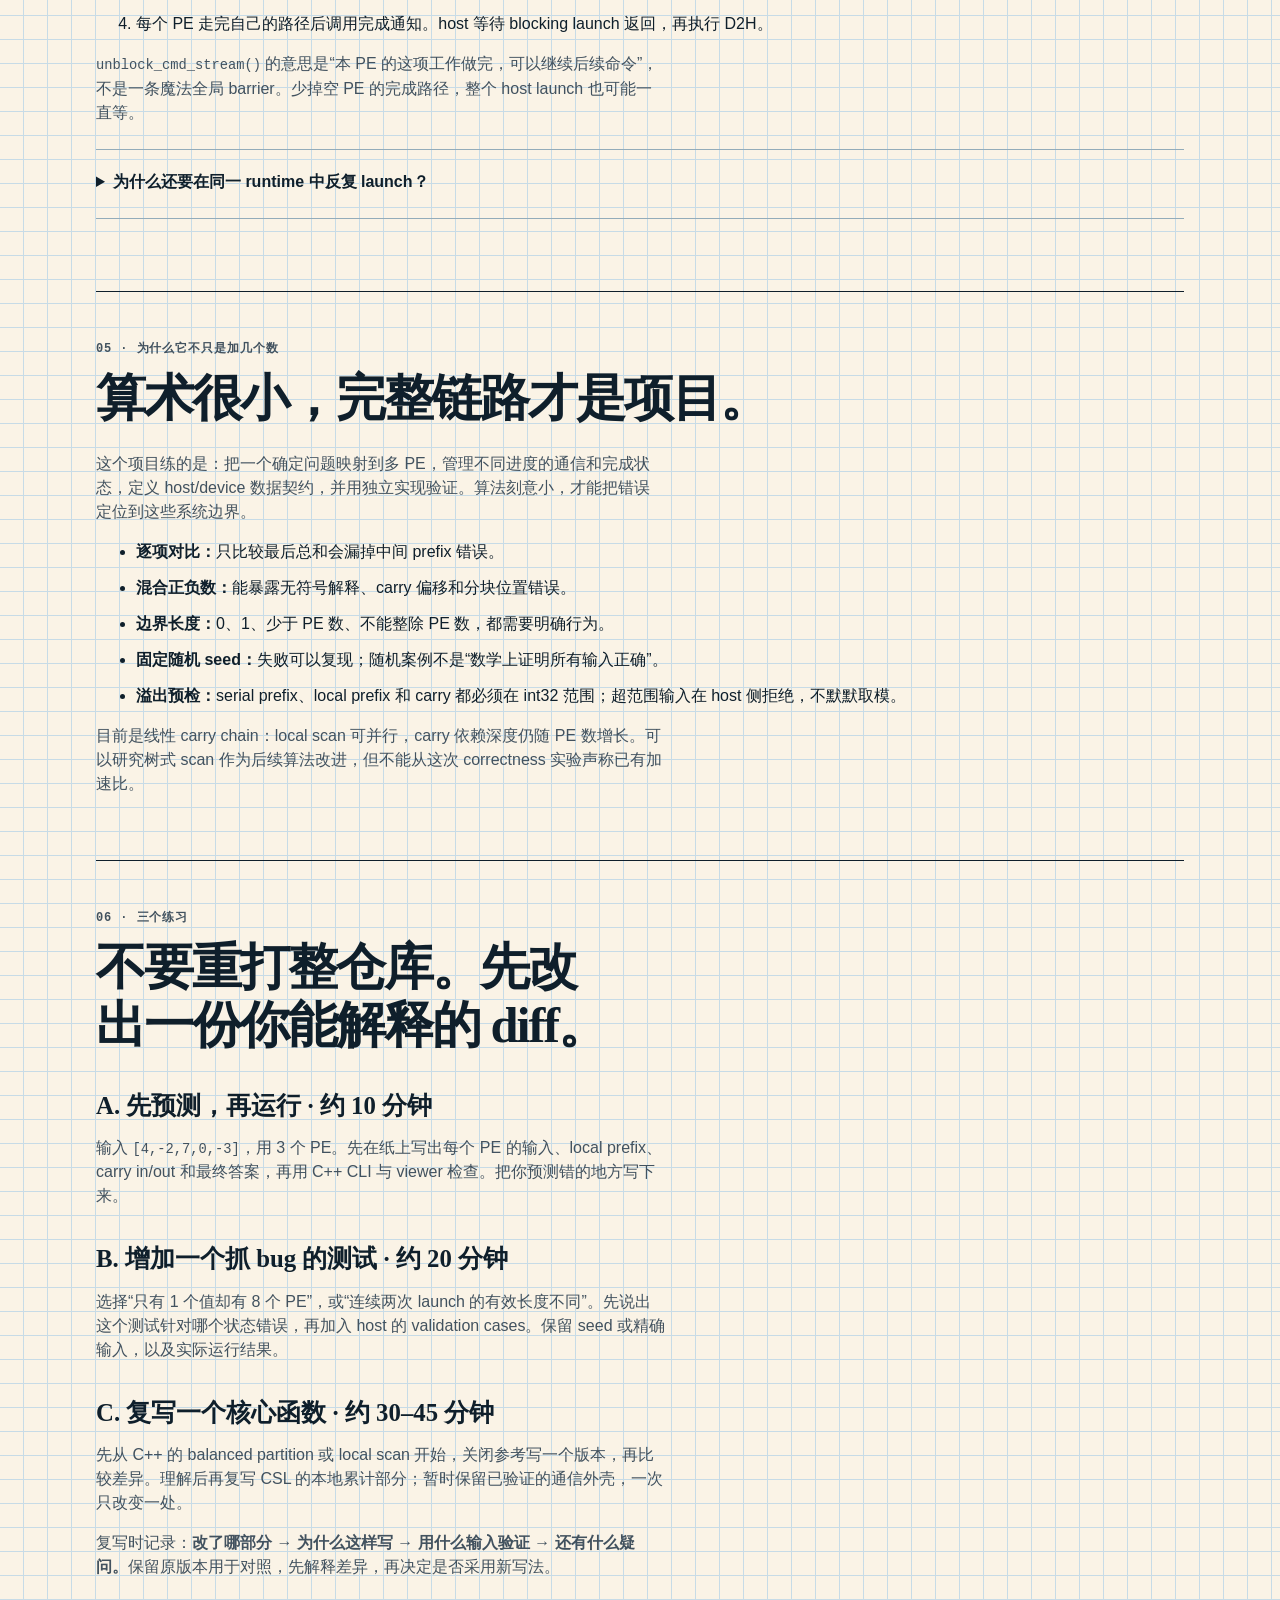
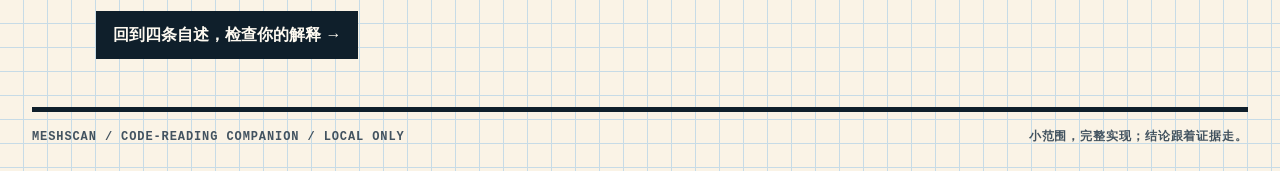
<file: tutorial/read-code.html>
<!doctype html>
<html lang="zh-CN">
  <head>
    <meta charset="utf-8">
    <meta name="viewport" content="width=device-width, initial-scale=1, viewport-fit=cover">
    <meta name="color-scheme" content="light">
    <meta name="description" content="MeshScan 代码导读：认识 host、CSL layout、PE kernel、验证边界，并用小改动开始复写。">
    <title>读实现，再复写 — MeshScan 实验笔记</title>
    <link rel="stylesheet" href="./styles.css">
  </head>
  <body>
    <a class="skip-link" href="#main-content">跳到代码导读</a>
    <header class="guide-header">
      <p class="eyebrow">FIELD NOTE 02 · MeshScan</p>
      <h1>读实现，<br>再把它写成自己的。</h1>
      <p class="lede">不用一天学完整套 SDK。先能跟着一条输入，讲清它去了哪里、等了什么、为什么答案可信。</p>
    </header>
    <main id="main-content" class="guide-main">
      <nav class="lesson-nav" aria-label="导读入口">
        <a href="./index.html">← 六步概念图解</a>
        <a href="#run-sdk">运行入口</a>
        <a href="#code-map">文件导读</a>
        <a href="#rewrite">开始复写</a>
        <a href="./compaction.html">进阶：筛选与跨 PE 搬运 →</a>
      </nav>

      <section id="run-sdk" class="guide-section" aria-labelledby="run-title">
        <p class="section-label">01 · 先分清你运行的是什么</p>
        <h2 id="run-title">三个入口，各自运行什么。</h2>
        <dl class="file-index">
          <div><dt><code>make tutorial</code></dt><dd>打开本页和固定图解。浏览器没有调用 SDK，也没有重写 scan。这是讲解，不是一次设备运行。</dd></div>
          <div><dt><code>make viewer</code></dt><dd>本地交互 viewer 调用 C++ 模型，允许换输入和 PE 数。页面保留 <strong>CPU logical model — not WSE simulator</strong> 标记。</dd></div>
          <div><dt><code>make simulator</code></dt><dd>在已配置的 SDK 环境里编译 CSL、运行 host/device，并与 C++ oracle 对照。检查终端退出状态和生成的验证报告，确认是否通过。</dd></div>
        </dl>
        <p>以下命令在 Mac 终端中、项目目录内运行，要求已配置 SDK 2.10.1 和名为 <code>cs_sdk</code> 的 Lima VM。若使用其他 VM 名或 SDK 路径，先查看 <code>python3 tools/run_simulator.py --help</code>。</p>
        <pre><code>make test
limactl start cs_sdk
make simulator</code></pre>
        <p>用完后可运行 <code>limactl stop cs_sdk</code> 归还虚拟机内存。模拟器日志、编译产物和源码快照留在 repo 外的私有运行目录。测试没有真实 WSE 硬件参与，不产生硬件速度结论。</p>
        <p class="evidence-note"><code>docs/VALIDATION.md</code> 说明测试覆盖范围。静态图解只用于解释算法；<code>--prepare-only</code> 只准备文件，不执行 SDK。</p>
      </section>

      <section id="code-map" class="guide-section" aria-labelledby="code-title">
        <p class="section-label">02 · 在编辑器里按这个顺序打开</p>
        <h2 id="code-title">每个文件只回答一个主要问题。</h2>
        <dl class="file-index">
          <div><dt><code>src/reference.cpp</code></dt><dd><b>答案应该是什么？</b>先读串行 scan，再看 balanced partition 和 carry。C++ 用检查过的 int32 加法定义可接受的输入范围。</dd></div>
          <div><dt><code>tools/run_simulator.py</code></dt><dd><b>怎样复现一次实验？</b>Mac 侧调度器做预检、准备私有源码快照、调用工具链，再校验报告；C++ oracle 也在 Mac 上运行。</dd></div>
          <div><dt><code>host/device_run.py</code></dt><dd><b>输入怎样进出设备？</b>Python 使用 <code>SdkRuntime</code>。找 H2D、<code>launch</code>、D2H 和运行结束的清理；host 不负责算另一个 Python scan。</dd></div>
          <div><dt><code>src/device/layout.csl</code></dt><dd><b>哪些 PE 参与，邻居怎样连接？</b>layout 在编译时安排一行 PE、每块的参数、消息路由和 host 可访问的符号。</dd></div>
          <div><dt><code>src/device/pe.csl</code></dt><dd><b>一个 PE 收到工作后具体做什么？</b>看本地数组、有效长度、局部累计、carry 接收与发送、异步完成路径。</dd></div>
          <div><dt><code>tests/</code> 与 <code>host/</code></dt><dd><b>怎样发现“看起来对”的 bug？</b>阅读固定案例、随机 seed、形状检查和边界测试。输出总和相同，不代表每个 prefix 都对。</dd></div>
        </dl>
        <p>上面的路径均相对于项目根目录，可在编辑器中按顺序打开。</p>
      </section>

      <section class="guide-section" aria-labelledby="padding-title">
        <p class="section-label">03 · 真正的工程细节之一</p>
        <h2 id="padding-title">数组长度不整齐，PE 内存却要整齐。</h2>
        <p>例如 5 个数分给 3 个 PE：按原顺序得到 <code>[2, 2, 1]</code> 个有效值。传输时每个 PE 使用相同数量的物理 slots，剩下的位置是 padding，不是额外输入。</p>
        <pre><code>输入：       [3, -1, 4, 2, 5]
PE 0 有效： [3, -1]       valid_count = 2
PE 1 有效： [4,  2]       valid_count = 2
PE 2 有效： [5] + padding valid_count = 1</code></pre>
        <p><code>valid_count</code> 告诉 kernel 哪些位置能参与计算，告诉 host 哪些结果能拼回输出。不要靠“padding 恰好是零”来替代这个契约。</p>
        <details class="question-details">
          <summary>如果只有 1 个输入，却有 4 个 PE 呢？</summary>
          <p>有效长度是 <code>[1,0,0,0]</code>。后面三个 PE 虽然没有本地输入，也必须接收 carry，必要时继续转发，并完成自己的命令流。空 PE 不是不存在的 PE。若整个输入为空，host 使用单独 fast path，不发起零长度设备拷贝。</p>
        </details>
      </section>

      <section class="guide-section" aria-labelledby="async-title">
        <p class="section-label">04 · 真正的工程细节之二</p>
        <h2 id="async-title">“已经发起发送”不等于“已经发送完”。</h2>
        <p>异步操作会先登记一项数据移动工作，程序的后续动作由完成事件衔接。想成你把包裹交到传送带：按下发送键时，它不一定已经到邻居手上。</p>
        <ol>
          <li>每个 PE 先计算本地 prefix。PE 0 从 carry 0 开始；其他 PE 等西侧数据。</li>
          <li>carry 到达后，把它加到每个有效 local prefix。</li>
          <li>如果还有东侧邻居，把新的累计总和发过去；等待最终传输完成，才能结束本 PE 的命令。</li>
          <li>每个 PE 走完自己的路径后调用完成通知。host 等待 blocking launch 返回，再执行 D2H。</li>
        </ol>
        <p><code>unblock_cmd_stream()</code> 的意思是“本 PE 的这项工作做完，可以继续后续命令”，不是一条魔法全局 barrier。少掉空 PE 的完成路径，整个 host launch 也可能一直等。</p>
        <details class="question-details">
          <summary>为什么还要在同一 runtime 中反复 launch？</summary>
          <p>只跑一次很容易漏掉残留状态。连续使用不同输入，可以暴露 carry 没重置、有效长度沿用上次值、queue 生命周期错误等问题。每次返回的数组都必须重新与 C++ oracle 逐项相等。</p>
        </details>
      </section>

      <section class="guide-section" aria-labelledby="validation-title">
        <p class="section-label">05 · 为什么它不只是加几个数</p>
        <h2 id="validation-title">算术很小，完整链路才是项目。</h2>
        <p>这个项目练的是：把一个确定问题映射到多 PE，管理不同进度的通信和完成状态，定义 host/device 数据契约，并用独立实现验证。算法刻意小，才能把错误定位到这些系统边界。</p>
        <ul>
          <li><b>逐项对比：</b>只比较最后总和会漏掉中间 prefix 错误。</li>
          <li><b>混合正负数：</b>能暴露无符号解释、carry 偏移和分块位置错误。</li>
          <li><b>边界长度：</b>0、1、少于 PE 数、不能整除 PE 数，都需要明确行为。</li>
          <li><b>固定随机 seed：</b>失败可以复现；随机案例不是“数学上证明所有输入正确”。</li>
          <li><b>溢出预检：</b>serial prefix、local prefix 和 carry 都必须在 int32 范围；超范围输入在 host 侧拒绝，不默默取模。</li>
        </ul>
        <p>目前是线性 carry chain：local scan 可并行，carry 依赖深度仍随 PE 数增长。可以研究树式 scan 作为后续算法改进，但不能从这次 correctness 实验声称已有加速比。</p>
      </section>

      <section id="rewrite" class="guide-section" aria-labelledby="rewrite-title">
        <p class="section-label">06 · 三个练习</p>
        <h2 id="rewrite-title">不要重打整仓库。先改出一份你能解释的 diff。</h2>
        <h3>A. 先预测，再运行 · 约 10 分钟</h3>
        <p>输入 <code>[4,-2,7,0,-3]</code>，用 3 个 PE。先在纸上写出每个 PE 的输入、local prefix、carry in/out 和最终答案，再用 C++ CLI 与 viewer 检查。把你预测错的地方写下来。</p>
        <h3>B. 增加一个抓 bug 的测试 · 约 20 分钟</h3>
        <p>选择“只有 1 个值却有 8 个 PE”，或“连续两次 launch 的有效长度不同”。先说出这个测试针对哪个状态错误，再加入 host 的 validation cases。保留 seed 或精确输入，以及实际运行结果。</p>
        <h3>C. 复写一个核心函数 · 约 30–45 分钟</h3>
        <p>先从 C++ 的 balanced partition 或 local scan 开始，关闭参考写一个版本，再比较差异。理解后再复写 CSL 的本地累计部分；暂时保留已验证的通信外壳，一次只改变一处。</p>
        <p>复写时记录：<strong>改了哪部分 → 为什么这样写 → 用什么输入验证 → 还有什么疑问。</strong>保留原版本用于对照，先解释差异，再决定是否采用新写法。</p>
        <a class="button button--primary guide-cta" href="./index.html#self-explain">回到四条自述，检查你的解释 →</a>
      </section>
    </main>
    <footer class="page-footer">
      <p>MeshScan / code-reading companion / local only</p>
      <p>小范围，完整实现；结论跟着证据走。</p>
    </footer>
  </body>
</html>
</file>
<file: tutorial/styles.css>
:root {
  --paper: oklch(96.5% 0.018 82);
  --paper-deep: oklch(92% 0.028 82);
  --paper-raised: oklch(98.5% 0.012 82);
  --ink: oklch(23% 0.032 244);
  --ink-soft: oklch(43% 0.029 244);
  --rule: oklch(73% 0.034 232);
  --rule-faint: oklch(88% 0.027 232);
  --signal: oklch(61% 0.18 43);
  --signal-deep: oklch(40% 0.13 40);
  --ready: oklch(48% 0.105 151);
  --focus: oklch(49% 0.2 255);
  --error: oklch(46% 0.17 28);
  --space-1: 0.25rem;
  --space-2: 0.5rem;
  --space-3: 0.75rem;
  --space-4: 1rem;
  --space-6: 1.5rem;
  --space-8: 2rem;
  --space-12: 3rem;
  --space-16: 4rem;
  --space-24: 6rem;
  --ease-out: cubic-bezier(0.25, 1, 0.5, 1);
  --font-body: "Avenir Next", Avenir, "PingFang SC", "Hiragino Sans GB", sans-serif;
  --font-display: "Iowan Old Style", "Songti SC", "Palatino Linotype", Georgia, serif;
  --font-data: "SFMono-Regular", Menlo, Consolas, monospace;
}

* {
  box-sizing: border-box;
}

html {
  min-width: 20rem;
  scroll-behavior: smooth;
  background: var(--paper);
}

body {
  margin: 0;
  min-height: 100vh;
  padding: max(var(--space-4), env(safe-area-inset-top))
    max(var(--space-4), env(safe-area-inset-right))
    max(var(--space-8), env(safe-area-inset-bottom))
    max(var(--space-4), env(safe-area-inset-left));
  color: var(--ink);
  background-color: var(--paper);
  background-image:
    repeating-linear-gradient(to right, transparent 0 23px, var(--rule-faint) 23px 24px),
    repeating-linear-gradient(to bottom, transparent 0 23px, var(--rule-faint) 23px 24px);
  font-family: var(--font-body);
  font-size: 1rem;
  line-height: 1.5;
  font-kerning: normal;
}

button,
textarea {
  font: inherit;
}

button,
textarea,
.stage-panel,
.scope-stamp,
.pe-unit {
  border-radius: 0;
}

button:focus-visible,
textarea:focus-visible,
a:focus-visible,
summary:focus-visible,
.stage-panel:focus-visible,
.skip-link:focus-visible {
  outline: 3px solid var(--focus);
  outline-offset: 3px;
}

.skip-link {
  position: fixed;
  inset: var(--space-3) auto auto var(--space-3);
  z-index: 20;
  padding: var(--space-3) var(--space-4);
  color: var(--paper-raised);
  background: var(--ink);
  transform: translateY(-180%);
  transition: transform 120ms var(--ease-out);
}

.skip-link:focus {
  transform: translateY(0);
}

.lab-header,
main,
.page-footer {
  width: min(100%, 78rem);
  margin-inline: auto;
}

.lab-header {
  position: relative;
  display: grid;
  grid-template-columns: auto 1fr;
  gap: var(--space-4) var(--space-6);
  padding: var(--space-6) 0 var(--space-16);
  border-top: 0.4rem solid var(--ink);
}

.lab-header::after {
  position: absolute;
  right: 0;
  bottom: var(--space-8);
  left: 0;
  border-bottom: 1px solid var(--ink);
  content: "";
}

.lab-header__folio {
  display: flex;
  flex-direction: column;
  align-items: center;
  gap: var(--space-2);
  color: var(--signal-deep);
  font-family: var(--font-data);
  font-size: 0.6875rem;
  font-weight: 700;
  letter-spacing: 0.08em;
  writing-mode: vertical-rl;
}

.lab-header__folio strong {
  font-family: var(--font-display);
  font-size: 1.5rem;
}

.lab-header__copy {
  max-width: 46rem;
}

.eyebrow,
.section-label,
.keyboard-hint,
.stage-kicker,
.scope-stamp,
.register-line > span,
.input-ledger > span,
.proof-strip span,
.page-footer,
.question-row > span {
  font-family: var(--font-data);
  font-size: 0.75rem;
  font-weight: 700;
  letter-spacing: 0.075em;
  text-transform: uppercase;
}

.eyebrow,
.section-label,
.stage-kicker {
  margin: 0 0 var(--space-3);
  color: var(--signal-deep);
}

h1,
h2,
h3,
h4,
p,
dl,
dd {
  margin-top: 0;
}

h1,
h2,
h3 {
  font-family: var(--font-display);
}

h1 {
  max-width: 12ch;
  margin: 0;
  font-size: clamp(3rem, 11vw, 7.3rem);
  font-weight: 600;
  line-height: 0.83;
  letter-spacing: -0.065em;
}

h1 em {
  color: var(--signal-deep);
  font-weight: inherit;
  text-decoration: underline;
  text-decoration-color: var(--signal);
  text-decoration-thickness: 0.12em;
  text-underline-offset: 0.08em;
}

.lede {
  max-width: 36ch;
  margin: var(--space-8) 0 0;
  color: var(--ink-soft);
  font-size: clamp(1.05rem, 3.5vw, 1.35rem);
}

.scope-stamp {
  grid-column: 2;
  display: grid;
  width: fit-content;
  gap: var(--space-1);
  justify-self: end;
  border: 2px solid var(--signal-deep);
  padding: var(--space-3) var(--space-4);
  color: var(--signal-deep);
  background: var(--paper);
  transform: rotate(-1.2deg);
}

.scope-stamp strong {
  font-size: 1rem;
}

.scope-stamp b {
  margin-top: var(--space-1);
  color: var(--paper-raised);
  background: var(--signal-deep);
  padding-inline: var(--space-1);
}

.primer,
.margin-lessons {
  display: grid;
  gap: var(--space-6);
  padding-block: var(--space-12);
}

.section-mark {
  color: var(--rule);
  font-family: var(--font-display);
  font-size: 3.5rem;
  line-height: 1;
}

h2 {
  max-width: 24ch;
  margin-bottom: var(--space-6);
  font-size: clamp(2rem, 6vw, 4rem);
  font-weight: 600;
  line-height: 0.98;
  letter-spacing: -0.04em;
}

.glossary {
  display: grid;
  gap: var(--space-6);
  max-width: 55rem;
}

.glossary > div {
  padding-top: var(--space-3);
  border-top: 2px solid var(--ink);
}

.glossary dt {
  margin-bottom: var(--space-2);
  font-size: 1.125rem;
  font-weight: 750;
}

.glossary dfn {
  color: var(--signal-deep);
  font-family: var(--font-display);
  font-size: 1.35em;
  font-style: normal;
}

.glossary dd {
  max-width: 44ch;
  color: var(--ink-soft);
}

.formula-note {
  align-self: end;
  margin: 0;
  border: 1px solid var(--ink);
  padding: var(--space-6) var(--space-4);
  color: var(--paper-raised);
  background: var(--ink);
  font-family: var(--font-data);
  font-size: clamp(1rem, 4vw, 1.35rem);
  font-variant-numeric: tabular-nums;
}

.formula-note span {
  display: block;
  margin-bottom: var(--space-3);
  color: var(--paper-deep);
  font-size: 0.6875rem;
  letter-spacing: 0.08em;
  text-transform: uppercase;
}

.workbench {
  margin-block: var(--space-6) var(--space-24);
  border-block: 2px solid var(--ink);
  background: var(--paper-raised);
  box-shadow: 0.45rem 0.45rem 0 var(--ink);
}

.workbench__header {
  display: flex;
  flex-wrap: wrap;
  align-items: end;
  justify-content: space-between;
  gap: var(--space-4) var(--space-8);
  padding: var(--space-6) var(--space-4) var(--space-4);
}

.workbench__header h2 {
  margin-bottom: 0;
  font-size: clamp(1.85rem, 5vw, 3.35rem);
}

.keyboard-hint {
  margin: 0;
  color: var(--ink-soft);
}

.progress-rule {
  height: 0.35rem;
  overflow: hidden;
  background: var(--paper-deep);
}

.progress-rule span {
  display: block;
  width: 100%;
  height: 100%;
  background: var(--signal);
  transform: scaleX(0.1667);
  transform-origin: left;
  transition: transform 280ms var(--ease-out);
}

.step-tabs {
  display: flex;
  overflow-x: auto;
  border-bottom: 1px solid var(--ink);
  scrollbar-color: var(--ink-soft) var(--paper-deep);
}

.step-tabs button {
  flex: 1 0 7.75rem;
  min-height: 4.25rem;
  border: 0;
  border-right: 1px solid var(--rule);
  padding: var(--space-3) var(--space-4);
  color: var(--ink-soft);
  background: var(--paper);
  cursor: pointer;
  font-weight: 700;
  text-align: left;
  transition: color 120ms var(--ease-out), background-color 120ms var(--ease-out);
}

.step-tabs button span {
  display: block;
  margin-bottom: var(--space-1);
  font-family: var(--font-data);
  font-size: 0.6875rem;
  font-weight: 600;
}

.step-tabs button[aria-selected="true"] {
  color: var(--paper-raised);
  background: var(--signal-deep);
}

.stage-panel {
  padding: var(--space-6) var(--space-4);
}

.stage-copy {
  min-height: 10.5rem;
  max-width: 52rem;
}

.stage-copy h3 {
  margin-bottom: var(--space-3);
  font-size: clamp(1.65rem, 5vw, 2.75rem);
  font-weight: 600;
  line-height: 1.05;
}

.stage-copy p:last-child {
  max-width: 60ch;
  color: var(--ink-soft);
  font-size: 1.0625rem;
}

.input-ledger {
  display: grid;
  gap: var(--space-3);
  padding-block: var(--space-4) var(--space-6);
  border-top: 1px solid var(--rule);
}

.number-row {
  display: flex;
  flex-wrap: wrap;
  gap: var(--space-1);
}

.number-cell {
  position: relative;
  display: inline-grid;
  width: 2.65rem;
  min-height: 2.8rem;
  place-items: center;
  border: 1px solid var(--ink-soft);
  color: var(--ink);
  background: var(--paper);
  font-family: var(--font-data);
  font-size: 0.875rem;
  font-variant-numeric: tabular-nums;
}

.number-cell::before {
  position: absolute;
  top: 0.05rem;
  left: 0.2rem;
  color: var(--ink-soft);
  content: attr(data-index);
  font-size: 0.55rem;
}

.number-cell--pending {
  border-color: var(--rule);
  color: var(--rule);
  background: var(--paper-deep);
}

.number-cell--signal {
  border-color: var(--signal-deep);
  color: var(--paper-raised);
  background: var(--signal-deep);
}

.number-row--compact .number-cell {
  flex: 1 1 2.35rem;
  width: auto;
}

.rig-shell {
  container-type: inline-size;
}

.pe-rig {
  display: grid;
  gap: var(--space-4);
  align-items: stretch;
}

.pe-unit {
  position: relative;
  min-width: 0;
  border: 1px solid var(--ink);
  background: var(--paper);
  transition: opacity 180ms var(--ease-out), transform 240ms var(--ease-out);
}

.pe-unit::after {
  position: absolute;
  inset: 0.35rem;
  border: 1px dashed var(--rule);
  content: "";
  pointer-events: none;
}

.pe-unit[data-state="working"] {
  outline: 3px solid var(--signal);
  outline-offset: -3px;
  transform: translateY(-0.2rem);
}

.pe-unit[data-state="done"] {
  background: oklch(94% 0.03 151);
}

.pe-unit[data-state="waiting"] {
  opacity: 0.68;
}

.pe-unit > header {
  position: relative;
  z-index: 1;
  display: flex;
  align-items: start;
  justify-content: space-between;
  gap: var(--space-3);
  padding: var(--space-4);
  color: var(--paper-raised);
  background: var(--ink);
}

.pe-unit > header span {
  color: var(--paper-deep);
  font-family: var(--font-data);
  font-size: 0.625rem;
  letter-spacing: 0.05em;
}

.pe-unit h4 {
  margin: var(--space-1) 0 0;
  font-family: var(--font-data);
  font-size: 1.25rem;
}

.pe-unit header output {
  max-width: 9rem;
  color: oklch(87% 0.11 83);
  font-size: 0.75rem;
  font-weight: 700;
  text-align: right;
}

.pe-unit__body {
  position: relative;
  z-index: 1;
  display: grid;
  gap: var(--space-4);
  padding: var(--space-6) var(--space-4);
}

.register-line {
  display: grid;
  gap: var(--space-2);
}

.register-line > span {
  color: var(--ink-soft);
  font-size: 0.625rem;
}

.register-line--global {
  padding-top: var(--space-3);
  border-top: 1px solid var(--rule);
}

.pe-unit > footer {
  position: relative;
  z-index: 1;
  display: flex;
  justify-content: space-between;
  gap: var(--space-3);
  border-top: 1px solid var(--ink);
  padding: var(--space-3) var(--space-4);
  font-family: var(--font-data);
  font-size: 0.6875rem;
}

.pe-unit > footer b {
  color: var(--signal-deep);
}

.carry-route {
  display: grid;
  grid-template-columns: 1fr auto;
  grid-template-areas:
    "label value"
    "line line";
  align-content: center;
  gap: var(--space-2);
  min-height: 4rem;
  padding-inline: var(--space-2);
  color: var(--ink-soft);
  font-family: var(--font-data);
  font-size: 0.6875rem;
  text-transform: uppercase;
}

.carry-route span {
  grid-area: label;
}

.carry-route strong {
  grid-area: value;
  color: var(--signal-deep);
  font-size: 1rem;
}

.carry-route i {
  position: relative;
  grid-area: line;
  display: block;
  height: 2px;
  background: var(--rule);
}

.carry-route i::after {
  position: absolute;
  top: 50%;
  right: 0;
  width: 0.6rem;
  height: 0.6rem;
  border-top: 2px solid currentcolor;
  border-right: 2px solid currentcolor;
  color: var(--rule);
  content: "";
  transform: translateY(-50%) rotate(45deg);
}

.carry-route[data-state="ready"],
.carry-route[data-state="moving"],
.carry-route[data-state="arrived"] {
  color: var(--signal-deep);
}

.carry-route[data-state="ready"] i,
.carry-route[data-state="arrived"] i {
  background: var(--signal);
}

.carry-route[data-state="moving"] i {
  background: var(--signal);
  animation: carry-pulse 700ms var(--ease-out) both;
}

.carry-route[data-state="ready"] i::after,
.carry-route[data-state="moving"] i::after,
.carry-route[data-state="arrived"] i::after {
  color: var(--signal);
}

@keyframes carry-pulse {
  from {
    opacity: 0.25;
    transform: scaleX(0.1);
    transform-origin: left;
  }
  to {
    opacity: 1;
    transform: scaleX(1);
    transform-origin: left;
  }
}

.bench-note {
  display: grid;
  grid-template-columns: auto 1fr;
  gap: var(--space-3);
  max-width: 55rem;
  margin: var(--space-6) 0;
  color: var(--ink-soft);
}

.bench-note > span {
  color: var(--signal-deep);
  font-family: var(--font-display);
  font-size: 2rem;
}

.bench-note p {
  margin: 0;
}

.proof-strip {
  margin-block: var(--space-8);
  border-block: 2px solid var(--ready);
  padding-block: var(--space-4);
}

.proof-strip > div {
  display: grid;
  gap: var(--space-2);
  margin-bottom: var(--space-4);
}

.proof-strip output {
  overflow-wrap: anywhere;
  color: var(--ready);
  font-family: var(--font-data);
  font-size: clamp(1rem, 4vw, 1.45rem);
  font-weight: 800;
}

.proof-strip p {
  max-width: 68ch;
  margin: 0;
}

.stage-actions {
  display: grid;
  grid-template-columns: 1fr auto 1fr;
  gap: var(--space-2);
  align-items: center;
  margin-top: var(--space-8);
  border-top: 1px solid var(--rule);
  padding-top: var(--space-4);
}

.stage-actions > :last-child {
  justify-self: end;
}

.stage-actions > span {
  color: var(--ink-soft);
  font-family: var(--font-data);
  font-size: 0.75rem;
}

.button,
.reference-toggle {
  min-height: 3rem;
  border: 1px solid var(--ink);
  padding: var(--space-2) var(--space-4);
  cursor: pointer;
  font-weight: 750;
  transition: color 120ms var(--ease-out), background-color 120ms var(--ease-out), transform 120ms var(--ease-out);
}

.button--primary {
  color: var(--paper-raised);
  background: var(--ink);
}

.button--secondary,
.reference-toggle {
  color: var(--ink);
  background: var(--paper);
}

.button:disabled {
  cursor: not-allowed;
  color: var(--ink-soft);
  background: var(--paper-deep);
  border-color: var(--rule);
}

.button:active:not(:disabled),
.reference-toggle:active {
  transform: translateY(1px);
}

.margin-lessons {
  padding-bottom: var(--space-24);
}

.margin-lessons__notes {
  display: grid;
  grid-column: 1 / -1;
  gap: var(--space-8);
}

.margin-lessons__notes article {
  position: relative;
  padding: var(--space-4) 0 0 var(--space-12);
  border-top: 1px solid var(--ink);
}

.pencil-number {
  position: absolute;
  top: var(--space-3);
  left: 0;
  color: var(--signal-deep);
  font-family: var(--font-display);
  font-size: 2rem;
  font-style: italic;
}

.margin-lessons h3 {
  margin-bottom: var(--space-2);
  font-size: 1.35rem;
}

.margin-lessons p {
  max-width: 48ch;
  margin-bottom: 0;
  color: var(--ink-soft);
}

.dependency-chain {
  display: flex;
  flex-wrap: wrap;
  gap: var(--space-2);
  align-items: center;
  margin-block: var(--space-4);
  font-family: var(--font-data);
  font-size: 0.75rem;
  font-weight: 700;
}

.dependency-chain span {
  border-block: 1px solid var(--ink);
  padding: var(--space-2);
  background: var(--paper-raised);
}

.dependency-chain i {
  color: var(--signal-deep);
  font-style: normal;
}

.self-explain {
  margin-inline: calc(var(--space-4) * -1);
  padding: var(--space-12) var(--space-4);
  color: var(--paper-raised);
  background: var(--ink);
}

.self-explain > header {
  display: flex;
  flex-wrap: wrap;
  align-items: end;
  justify-content: space-between;
  gap: var(--space-6);
  max-width: 72rem;
  margin-inline: auto;
}

.self-explain h2 {
  margin-bottom: 0;
}

.self-explain .section-label {
  color: oklch(84% 0.1 72);
}

.reference-toggle {
  color: var(--ink);
  background: var(--paper-raised);
}

.reference-toggle[aria-pressed="true"] {
  color: var(--paper-raised);
  background: var(--signal-deep);
  border-color: var(--paper-raised);
}

.honesty-note,
#m0-form {
  width: min(100%, 72rem);
  margin-inline: auto;
}

.honesty-note {
  max-width: 65ch;
  margin-top: var(--space-8);
  margin-left: auto;
  padding: var(--space-4);
  color: var(--ink);
  background: oklch(87% 0.09 78);
  transform: rotate(0.35deg);
}

#m0-form {
  display: grid;
  gap: var(--space-6);
  margin-top: var(--space-8);
}

.question-row {
  display: grid;
  grid-template-columns: auto 1fr;
  gap: var(--space-2) var(--space-4);
  border-top: 1px solid oklch(53% 0.028 244);
  padding-top: var(--space-4);
}

.question-row > span {
  grid-row: 1 / 3;
  color: oklch(76% 0.055 82);
}

.question-row label {
  font-family: var(--font-display);
  font-size: clamp(1.15rem, 3vw, 1.55rem);
  font-weight: 600;
}

.question-row textarea {
  width: 100%;
  min-height: 7.5rem;
  resize: vertical;
  border: 1px solid oklch(70% 0.035 82);
  padding: var(--space-3);
  color: var(--ink);
  background: var(--paper-raised);
  line-height: 1.5;
}

.form-actions {
  display: flex;
  flex-wrap: wrap;
  align-items: center;
  justify-content: space-between;
  gap: var(--space-4);
  border-top: 1px solid oklch(53% 0.028 244);
  padding-top: var(--space-6);
}

.form-actions output,
.copy-status {
  font-family: var(--font-data);
  font-size: 0.75rem;
}

.copy-status {
  min-height: 1.5rem;
  margin: 0;
  color: oklch(86% 0.09 145);
}

.self-explain .button--primary {
  color: var(--ink);
  background: var(--paper-raised);
  border-color: var(--paper-raised);
}

.self-explain .button--primary:disabled {
  color: oklch(67% 0.02 244);
  background: oklch(35% 0.025 244);
  border-color: oklch(53% 0.028 244);
}

.next-bench {
  padding-block: var(--space-16);
}

a {
  color: var(--signal-deep);
  text-underline-offset: 0.2em;
}

code {
  font-family: var(--font-data);
  font-size: 0.86em;
  overflow-wrap: anywhere;
}

pre {
  max-width: 100%;
  overflow-x: auto;
  border-block: 1px solid var(--rule);
  padding: var(--space-4) 0;
  white-space: pre-wrap;
  overflow-wrap: anywhere;
  font-variant-ligatures: none;
}

.lesson-nav {
  display: flex;
  flex-wrap: wrap;
  gap: var(--space-2) var(--space-6);
  margin-bottom: var(--space-12);
  border-bottom: 1px solid var(--ink);
  padding-bottom: var(--space-4);
}

.lesson-nav a {
  display: inline-flex;
  align-items: center;
  min-height: 2.75rem;
  font-weight: 700;
}

.first-run {
  display: grid;
  gap: var(--space-8);
  padding-block: var(--space-6) var(--space-16);
}

.first-run h2,
.system-map h2,
.guide-section h2 {
  font-size: clamp(1.9rem, 5vw, 3.15rem);
  line-height: 1.15;
  text-wrap: balance;
}

.guide-section h2 {
  max-width: 36ch;
}

.first-run p,
.map-footnote,
.evidence-note,
.guide-section p {
  max-width: 64ch;
  color: var(--ink-soft);
}

.run-note {
  min-width: 0;
  align-self: end;
  border-block: 2px solid var(--ink);
  padding: var(--space-6) var(--space-4);
  background: var(--paper-raised);
}

.run-note p:last-child {
  margin-bottom: 0;
}

.system-map {
  padding-block: var(--space-8) var(--space-12);
  border-top: 1px solid var(--ink);
}

.pipeline {
  display: grid;
  gap: var(--space-6);
  margin: var(--space-8) 0;
  padding: 0;
  list-style: none;
  counter-reset: pipeline;
}

.pipeline li {
  position: relative;
  display: grid;
  grid-template-columns: 2rem 1fr;
  gap: var(--space-2) var(--space-3);
  counter-increment: pipeline;
}

.pipeline li::before {
  grid-row: 1 / 3;
  color: var(--signal-deep);
  font-family: var(--font-display);
  font-size: 1.5rem;
  content: counter(pipeline) ".";
}

.pipeline span {
  color: var(--ink-soft);
}

.map-footnote,
.evidence-note {
  margin-top: var(--space-8);
  border-top: 1px solid var(--rule);
  padding-top: var(--space-4);
}

.guide-header {
  max-width: 68rem;
  margin: auto;
  border-top: 0.4rem solid var(--ink);
  padding-block: var(--space-8) var(--space-12);
}

.guide-header h1 {
  max-width: 14ch;
  font-size: clamp(2.6rem, 8vw, 5.25rem);
  line-height: 1.02;
}

.guide-main {
  max-width: 68rem;
}

.guide-section {
  scroll-margin-top: var(--space-6);
  padding-block: var(--space-12);
  border-top: 1px solid var(--ink);
}

.guide-section h3 {
  font-size: 1.55rem;
  margin-top: var(--space-8);
  margin-bottom: var(--space-3);
}

.guide-section li {
  margin-block: var(--space-3);
}

.file-index {
  margin: var(--space-8) 0;
}

.file-index > div {
  display: grid;
  gap: var(--space-3);
  border-top: 1px solid var(--rule);
  padding-block: var(--space-4);
}

.file-index dt {
  font-weight: 700;
  overflow-wrap: anywhere;
}

.file-index dd {
  margin-left: 0;
  color: var(--ink-soft);
}

.question-details {
  border-block: 1px solid var(--rule);
  margin-block: var(--space-6);
  padding-block: var(--space-3);
}

.question-details summary {
  min-height: 2.75rem;
  padding-block: var(--space-2);
  cursor: pointer;
  font-weight: 700;
}

.guide-section .question-details p {
  margin-top: var(--space-4);
}

.guide-cta {
  display: inline-flex;
  align-items: center;
  margin-top: var(--space-4);
  text-decoration: none;
}

.next-bench ol {
  display: grid;
  gap: var(--space-4);
  max-width: 58rem;
  margin: 0;
  padding: 0;
  list-style: none;
  counter-reset: bench;
}

.next-bench li {
  display: grid;
  grid-template-columns: auto 1fr;
  gap: var(--space-3);
  border-top: 1px solid var(--ink);
  padding-top: var(--space-3);
  counter-increment: bench;
}

.next-bench li::before {
  color: var(--signal-deep);
  content: "0" counter(bench);
  font-family: var(--font-data);
  font-size: 0.75rem;
  font-weight: 700;
}

.page-footer {
  display: flex;
  flex-wrap: wrap;
  justify-content: space-between;
  gap: var(--space-3);
  border-top: 0.35rem solid var(--ink);
  padding-top: var(--space-4);
  color: var(--ink-soft);
}

.page-footer p {
  margin: 0;
}

.noscript-note {
  position: fixed;
  right: var(--space-4);
  bottom: var(--space-4);
  left: var(--space-4);
  z-index: 30;
  border: 2px solid var(--error);
  padding: var(--space-4);
  color: var(--paper-raised);
  background: var(--error);
}

[hidden] {
  display: none !important;
}

@container (min-width: 51rem) {
  .pe-rig {
    grid-template-columns: minmax(0, 1fr) 9rem minmax(0, 1fr);
  }

  .carry-route {
    align-self: center;
  }
}

@media (min-width: 46rem) {
  .first-run {
    grid-template-columns: 1.1fr 0.9fr;
  }

  .pipeline {
    grid-template-columns: repeat(5, minmax(0, 1fr));
  }

  .pipeline li {
    display: flex;
    flex-direction: column;
    border-top: 2px solid var(--ink);
    padding-top: var(--space-3);
  }

  .file-index > div {
    grid-template-columns: minmax(0, 0.8fr) minmax(0, 1.2fr);
    gap: var(--space-8);
  }

  body {
    padding-inline: max(var(--space-8), env(safe-area-inset-left));
  }

  .lab-header {
    grid-template-columns: auto minmax(0, 1fr) auto;
    gap: var(--space-8);
  }

  .scope-stamp {
    grid-column: 3;
    align-self: end;
  }

  .primer {
    grid-template-columns: auto minmax(0, 1fr) minmax(16rem, 0.42fr);
    gap: var(--space-8);
  }

  .glossary {
    grid-template-columns: repeat(2, minmax(0, 1fr));
  }

  .stage-panel,
  .workbench__header {
    padding-inline: var(--space-8);
  }

  .margin-lessons {
    grid-template-columns: auto minmax(0, 1fr);
  }

  .margin-lessons__notes {
    grid-column: 2;
    grid-template-columns: repeat(2, minmax(0, 1fr));
  }

  .chain-note {
    grid-column: 1 / -1;
  }

  .self-explain {
    margin-inline: 0;
    padding-inline: var(--space-8);
  }

  .question-row {
    grid-template-columns: 2rem minmax(0, 0.7fr) minmax(0, 1fr);
    align-items: start;
  }

  .question-row > span {
    grid-row: auto;
  }
}

@media (hover: hover) {
  .step-tabs button:hover:not([aria-selected="true"]) {
    color: var(--signal-deep);
    background: var(--paper-deep);
  }

  .button:hover:not(:disabled),
  .reference-toggle:hover {
    color: var(--paper-raised);
    background: var(--signal-deep);
  }
}

@media (pointer: coarse) {
  .button,
  .reference-toggle,
  .step-tabs button {
    min-height: 3.25rem;
  }
}

@media (prefers-reduced-motion: reduce) {
  html {
    scroll-behavior: auto;
  }

  *,
  *::before,
  *::after {
    animation-duration: 0.01ms !important;
    animation-iteration-count: 1 !important;
    transition-duration: 0.01ms !important;
  }
}

@media print {
  body {
    padding: 0;
    background: var(--paper);
  }

  .step-tabs,
  .stage-actions,
  .reference-toggle,
  .keyboard-hint {
    display: none;
  }

  .workbench {
    box-shadow: none;
  }
}
</file>
<file: tutorial/compaction.css>
.compact-page .guide-header,
.compact-page .guide-main,
.compact-page .page-footer {
  max-width: 66rem;
}

.compact-page .guide-header h1 {
  max-width: 17ch;
  font-size: clamp(2.25rem, 6vw + 0.5rem, 4.75rem);
  line-height: 1.14;
  text-wrap: balance;
}

.compact-page .guide-section h2 {
  font-size: clamp(1.85rem, 4vw + 0.5rem, 3.4rem);
  line-height: 1.2;
}

.compact-page .guide-section {
  padding-block: clamp(2rem, 6vw, 4rem);
}

.compact-page .guide-section p {
  color: var(--ink);
  line-height: 1.7;
}

.compact-page figure {
  margin: var(--space-8) 0;
}

.compact-page figcaption {
  display: grid;
  gap: var(--space-2);
  font-weight: 700;
}

.compact-page figcaption span {
  font-size: 0.875rem;
  font-weight: 500;
}

.compact-scope {
  display: inline-block;
  max-width: 58ch;
  margin-top: var(--space-6);
  border-block: 1px solid var(--ink);
  padding-block: var(--space-3);
  font-size: 0.875rem;
  font-weight: 700;
}

.compact-example {
  border-block: 2px solid var(--ink);
  padding-block: var(--space-6);
}

.record-line {
  display: grid;
  gap: var(--space-3);
  margin-top: var(--space-6);
}

.record-line > b small {
  margin-left: var(--space-2);
  color: var(--ink-soft);
  font-size: 0.75rem;
  font-weight: 500;
}

.record-strip {
  display: flex;
  flex-wrap: wrap;
  gap: var(--space-2);
  margin: 0;
  padding: 0;
  list-style: none;
}

.compact-page .record-strip li {
  flex: 0 1 4rem;
  display: grid;
  gap: var(--space-1);
  margin: 0;
  border: 1px solid var(--ink-soft);
  padding: var(--space-2) var(--space-1);
  color: var(--ink);
  background: var(--paper-raised);
  text-align: center;
  font-variant-numeric: tabular-nums;
}

.record-strip b {
  font-size: 1.5rem;
  font-weight: 750;
  line-height: 1.2;
}

.record-strip span {
  font-size: 0.6875rem;
}

.record-strip li[data-kept="true"],
.record-line--result .record-strip li {
  color: var(--paper-raised);
  background: var(--signal-deep);
  border-color: var(--signal-deep);
}

.record-line--result .record-strip li {
  flex-basis: 6rem;
}

.compact-example > p {
  margin-top: var(--space-6);
  margin-bottom: 0;
}

.phase-list {
  margin: var(--space-8) 0;
  padding-left: var(--space-6);
}

.phase-list li {
  padding-left: var(--space-2);
}

.phase-list b,
.phase-list span {
  display: block;
}

.phase-list b {
  margin-bottom: var(--space-1);
  color: var(--signal-deep);
}

.direction-sheet {
  border-block: 2px solid var(--ink);
  padding-block: var(--space-6);
}

.direction-lane {
  padding-block: var(--space-6);
}

.direction-lane + .direction-lane {
  border-top: 1px solid var(--ink-soft);
}

.direction-lane > p:first-child {
  display: grid;
  gap: var(--space-1);
}

.direction-lane > p:first-child b {
  font-size: 1.25rem;
  color: var(--signal-deep);
}

.direction-lane > p:first-child span {
  font-size: 0.875rem;
}

.pe-line {
  display: grid;
  grid-template-columns: repeat(4, minmax(0, 1fr));
  gap: var(--space-3);
  padding: 0;
  margin: var(--space-6) 0;
  list-style: none;
}

.compact-page .pe-line li {
  position: relative;
  display: grid;
  gap: var(--space-2);
  min-width: 0;
  margin: 0;
  border-block: 1px solid var(--ink);
  padding-block: var(--space-3);
  background: var(--paper-raised);
  font-size: 0.75rem;
  text-align: center;
  font-variant-numeric: tabular-nums;
}

.pe-line strong {
  color: var(--signal-deep);
  font-size: 0.875rem;
  overflow-wrap: anywhere;
}

.pe-line li:not(:last-child)::after {
  position: absolute;
  top: 40%;
  right: calc(-1 * var(--space-3));
  width: var(--space-3);
  content: "→";
  color: var(--ink);
  font-size: 0.875rem;
}

.direction-lane--west .pe-line li:not(:last-child)::after {
  content: "←";
}

.compact-page .lane-note {
  margin-bottom: 0;
  font-size: 0.9375rem;
}

.compact-page .compact-takeaway {
  max-width: 42ch;
  padding-block: var(--space-4);
  font-family: var(--font-display);
  font-size: clamp(1.3rem, 3vw, 1.75rem);
}

.record-journey {
  margin: var(--space-8) 0;
  padding: 0;
  list-style: none;
  counter-reset: journey;
}

.compact-page .record-journey > li {
  display: grid;
  gap: var(--space-2);
  margin: 0;
  border-top: 1px solid var(--ink-soft);
  padding-block: var(--space-6);
  counter-increment: journey;
}

.journey-place {
  color: var(--signal-deep);
  font-size: 0.875rem;
  font-weight: 700;
}

.journey-place::before {
  content: "0" counter(journey) " / ";
}

.compact-page .record-journey h3 {
  margin-top: 0;
  font-size: 1.25rem;
}

.record-journey p {
  margin-bottom: 0;
}

.packet-note {
  border-block: 1px solid var(--ink);
  padding-block: var(--space-6);
}

.compact-page .packet-note h3 {
  margin-top: 0;
}

.compact-page .compact-limits {
  margin-top: var(--space-8);
  border-top: 1px solid var(--ink-soft);
  padding-top: var(--space-6);
}

.source-reading {
  padding-left: var(--space-6);
}

.source-reading span {
  display: block;
  margin-top: var(--space-1);
  color: var(--ink-soft);
}

.compact-page a,
.compact-page summary {
  min-height: 2.75rem;
}

.compact-next,
.compact-page .page-footer a {
  display: inline-flex;
  align-items: center;
  padding-block: var(--space-2);
  font-weight: 700;
}

.compact-page .page-footer {
  align-items: center;
  margin-top: var(--space-8);
}

@media (min-width: 42rem) {
  .record-line {
    grid-template-columns: 7rem minmax(0, 1fr);
  }

  .record-line > b small {
    display: block;
    margin-left: 0;
  }

  .pe-line {
    gap: var(--space-8);
  }

  .compact-page .pe-line li {
    font-size: 1rem;
  }

  .pe-line strong {
    font-size: 1.25rem;
  }

  .pe-line li:not(:last-child)::after {
    right: calc(-1 * var(--space-8));
    width: var(--space-8);
    font-size: 1.25rem;
  }

  .compact-page .record-journey > li {
    grid-template-columns: 10rem minmax(0, 1fr);
    gap: var(--space-6);
  }
}

@media (hover: hover) {
  .compact-page a:hover,
  .compact-page summary:hover {
    color: var(--ink);
  }
}

@media print {
  .compact-page .record-strip li,
  .compact-page .pe-line li,
  .record-journey > li {
    break-inside: avoid;
  }
}
</file>
